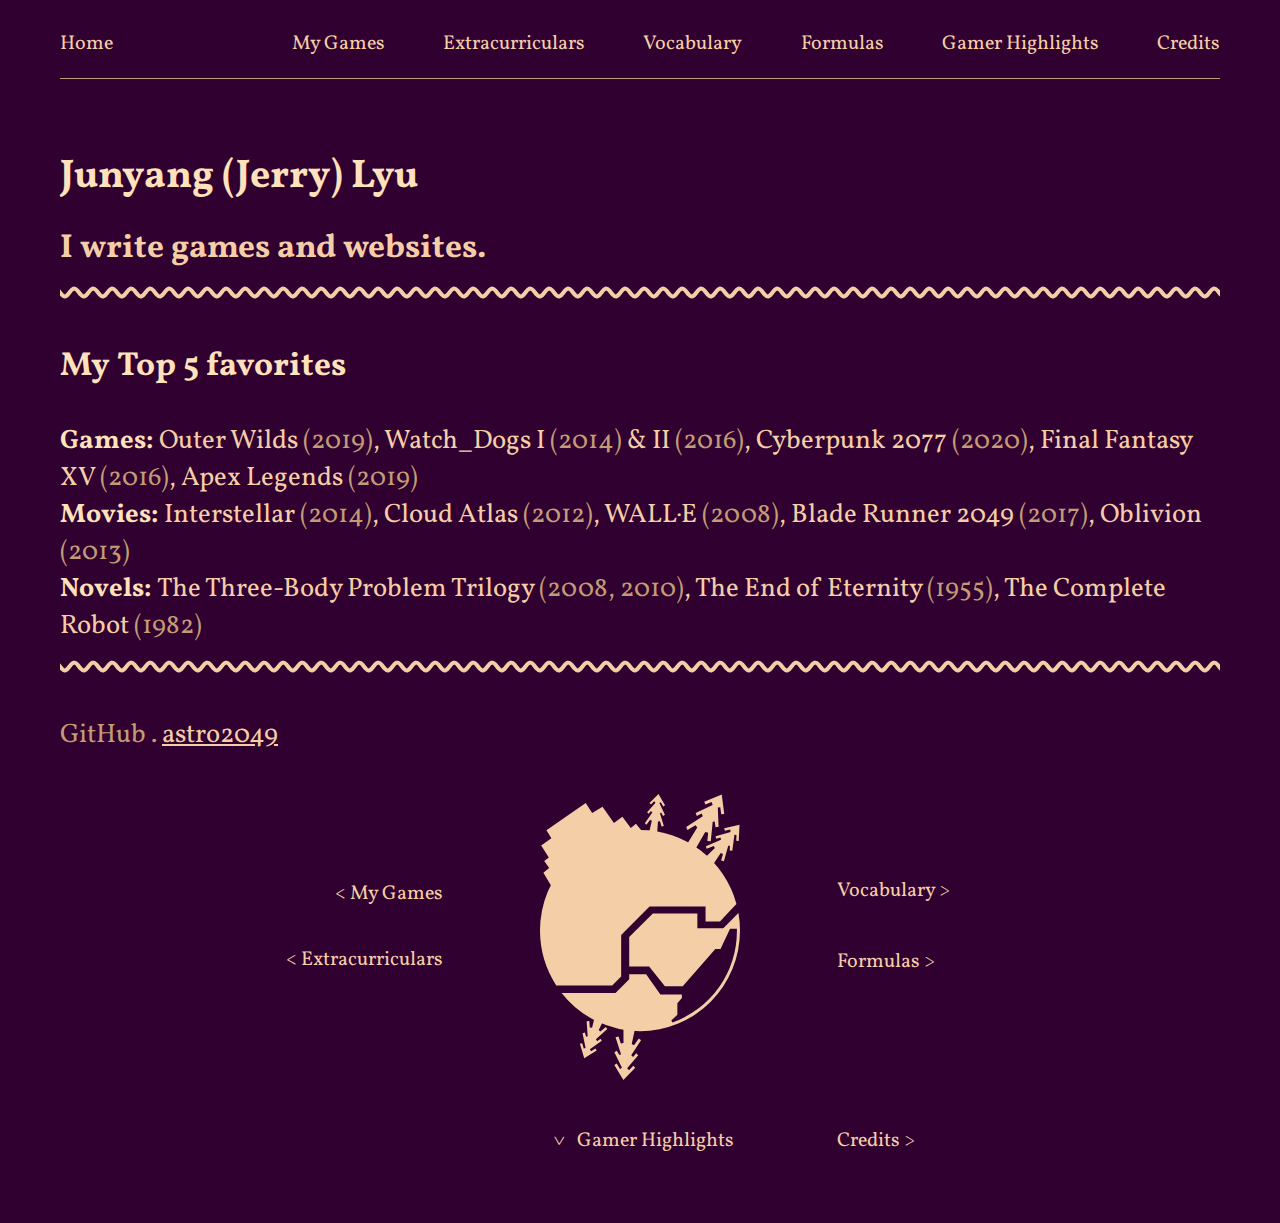
<file: index.html>
<!DOCTYPE html>
<html lang="en">
<head>
    <meta charset="utf-8">
    <title>Junyang Lyu</title>
    <link href="images/favicon.svg" rel="icon"/>
    <link href="style.css" rel="stylesheet" type="text/css"/>
    <script src="nav.js"></script>
</head>
<body>
<div id="the-container">
    <nav></nav>
    <script>
        addNavLinks();
    </script>
    <div class="box">
        <p class="h-1" style="padding-top: 30px">Junyang (Jerry) Lyu</p>
        <p class="h-2" style="color: var(--ow-gold); margin-top: -20px; margin-bottom: 15px;">
            I write games and websites.
        </p>
        <div class="wave"></div>
    </div>
    <div class="box">
        <p class="h-2">My Top 5 favorites</p>
        <div>
            <span class="h-3">Games: </span>
            <span class="t-normal">
                Outer Wilds <span class="t-note">(2019)</span>,
                Watch_Dogs I <span class="t-note">(2014)</span> & II <span class="t-note">(2016)</span>,
                Cyberpunk 2077 <span class="t-note">(2020)</span>,
                Final Fantasy XV <span class="t-note">(2016)</span>,
                Apex Legends <span class="t-note">(2019)</span>
            </span>
        </div>
        <div>
            <span class="h-3">Movies: </span>
            <span class="t-normal">
                Interstellar <span class="t-note">(2014)</span>,
                Cloud Atlas <span class="t-note">(2012)</span>,
                WALL·E <span class="t-note">(2008)</span>,
                Blade Runner 2049 <span class="t-note">(2017)</span>,
                Oblivion <span class="t-note">(2013)</span>
            </span>
        </div>
        <div>
            <span class="h-3">Novels: </span>
            <span class="t-normal">
                The Three-Body Problem Trilogy <span class="t-note">(2008, 2010)</span>,
                The End of Eternity <span class="t-note">(1955)</span>,
                The Complete Robot <span class="t-note">(1982)</span>
            </span>
        </div>
        <p></p>
        <div class="wave"></div>
    </div>
    <div class="box">
        <span class="t-note">GitHub . </span>
        <a class="t-normal" href="https://github.com/astro2049">astro2049</a>
    </div>
    <div class="box" style="display: flex; justify-content: space-between; align-items: center">
        <div style="width: 33%; text-align: right">
            <div class="planets">
                <a class="main-text" href="mygames.html">< My Games</a>
                <span class="aux-text">Hourglass Twins (7 km)</span>
            </div>
            <div style="margin-top: 10px" class="planets">
                <a class="main-text" href="hobbies.html">< Extracurriculars</a>
                <span class="aux-text">Quantum Moon (? km)</span>
            </div>
        </div>
        <div style="width: 33%; text-align: center">
            <img alt="Timber Hearth from Outer Wilds."
                 src="images/timber_hearth.svg" width="200"/>
        </div>
        <div style="width: 33%">
            <div class="planets">
                <a class="main-text" href="vocabulary.html">Vocabulary ></a>
                <span class="aux-text">Orbital Probe Cannon (8 km)</span>
            </div>
            <div style="margin-top: 15px" class="planets">
                <a class="main-text" href="formulas.html">Formulas ></a>
                <span class="aux-text">Giant’s Deep (8 km)</span>
            </div>
        </div>
    </div>
    <div class="box" style="display: flex; justify-content: space-between; align-items: center">
        <div style="width: 33%"></div>
        <div style="width: 33%; text-align: center">
            <div class="planets">
                <a class="main-text" href="Apex.html">
                    <span id="arrow-down" style="font-style: normal; writing-mode: vertical-lr">></span>
                    Gamer Highlights
                </a>
                <span class="aux-text">Attlerock (1288 m)</span>
            </div>
        </div>
        <div style="width: 33%">
            <div class="planets">
                <a class="main-text" href="credits.html">Credits ></a>
                <span class="aux-text">Sun Station (9 km)</span>
            </div>
        </div>
    </div>
</div>
</body>
</html>
</file>
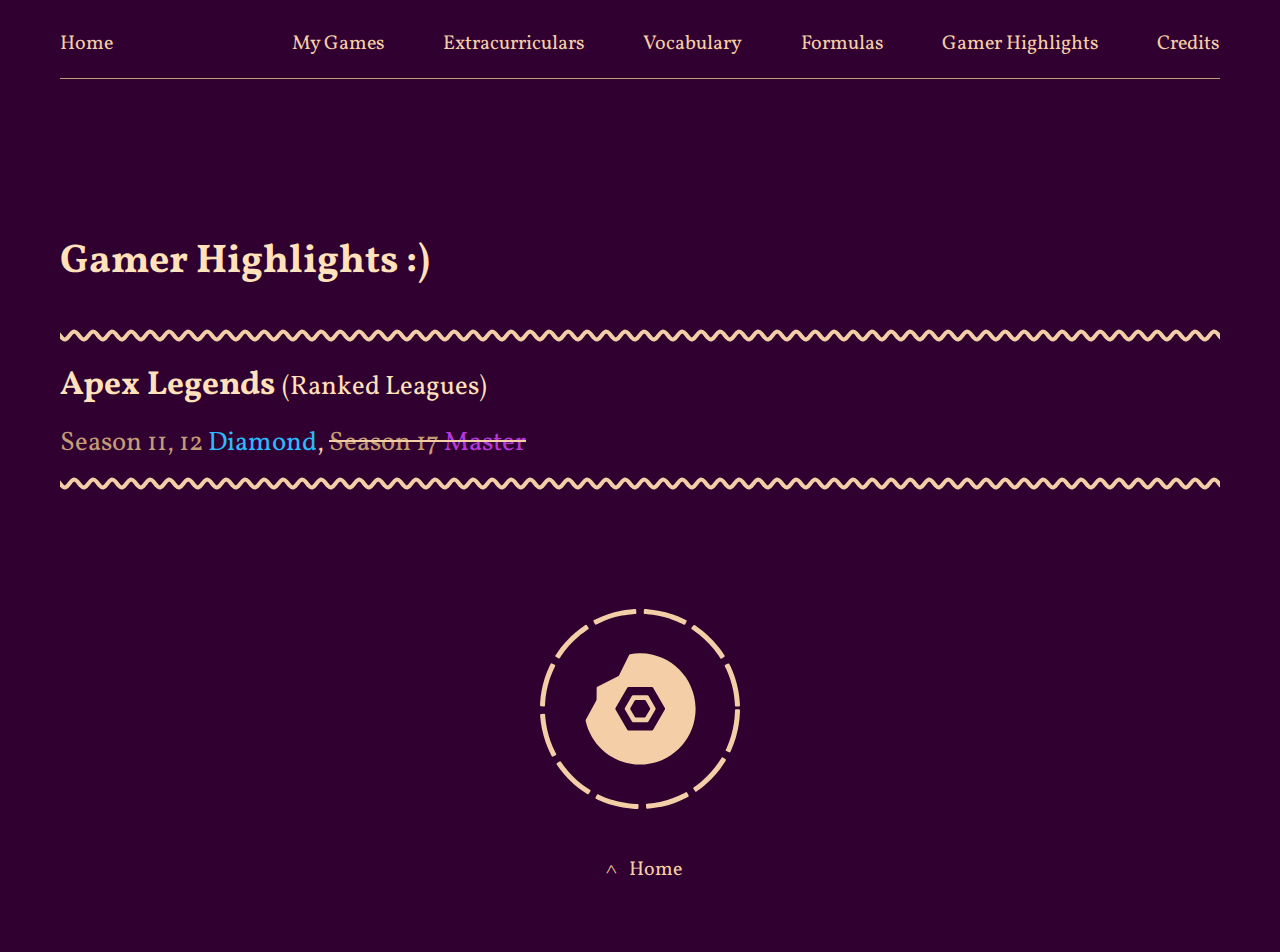
<file: Apex.html>
<!DOCTYPE html>
<html lang="en">
<head>
    <meta charset="utf-8">
    <title>Apex</title>
    <link href="images/favicon.svg" rel="icon"/>
    <link href="style.css" rel="stylesheet" type="text/css"/>
    <script src="nav.js"></script>
</head>
<body>
<div id="the-container">
    <nav></nav>
    <script>
        addNavLinks();
    </script>
    <div style="min-height: 50vh" class="box vertical-center">
        <div>
            <p class="h-1">Gamer Highlights :)</p>
            <div class="wave"></div>
        </div>
        <div>
            <p>
                <span class="h-2">Apex Legends </span>
                <span class="h-3" style="font-weight: normal">(Ranked Leagues)</span>
            </p>
            <span class="t-normal">
                <span class="t-note">Season 11, 12 </span><span style="color: #2cbbfb">Diamond</span>,
                <del><span class="t-note">Season 17 </span><span style="color: #b538db">Master</span></del>
            </span>
            <p></p>
            <div class="wave"></div>
        </div>
    </div>
    <div class="box" style="display: flex; justify-content: space-between; align-items: center">
        <div style="width: 33%"></div>
        <div style="width: 33%; text-align: center">
            <img alt="The Attlerock from Outer Wilds."
                 src="images/attlerock.svg" width="200"/>
        </div>
        <div style="width: 33%"></div>
    </div>
    <div class="box" style="display: flex; justify-content: space-between; align-items: center">
        <div style="width: 33%"></div>
        <div style="width: 33%; text-align: center">
            <div class="planets">
                <a class="main-text" href="index.html">
                    <span id="arrow-down" style="font-style: normal; writing-mode: vertical-rl"><</span>
                    Home
                </a>
                <span class="aux-text">Timber Hearth (887 m)</span>
            </div>
        </div>
        <div style="width: 33%"></div>
    </div>
</div>
</body>
</html>
</file>
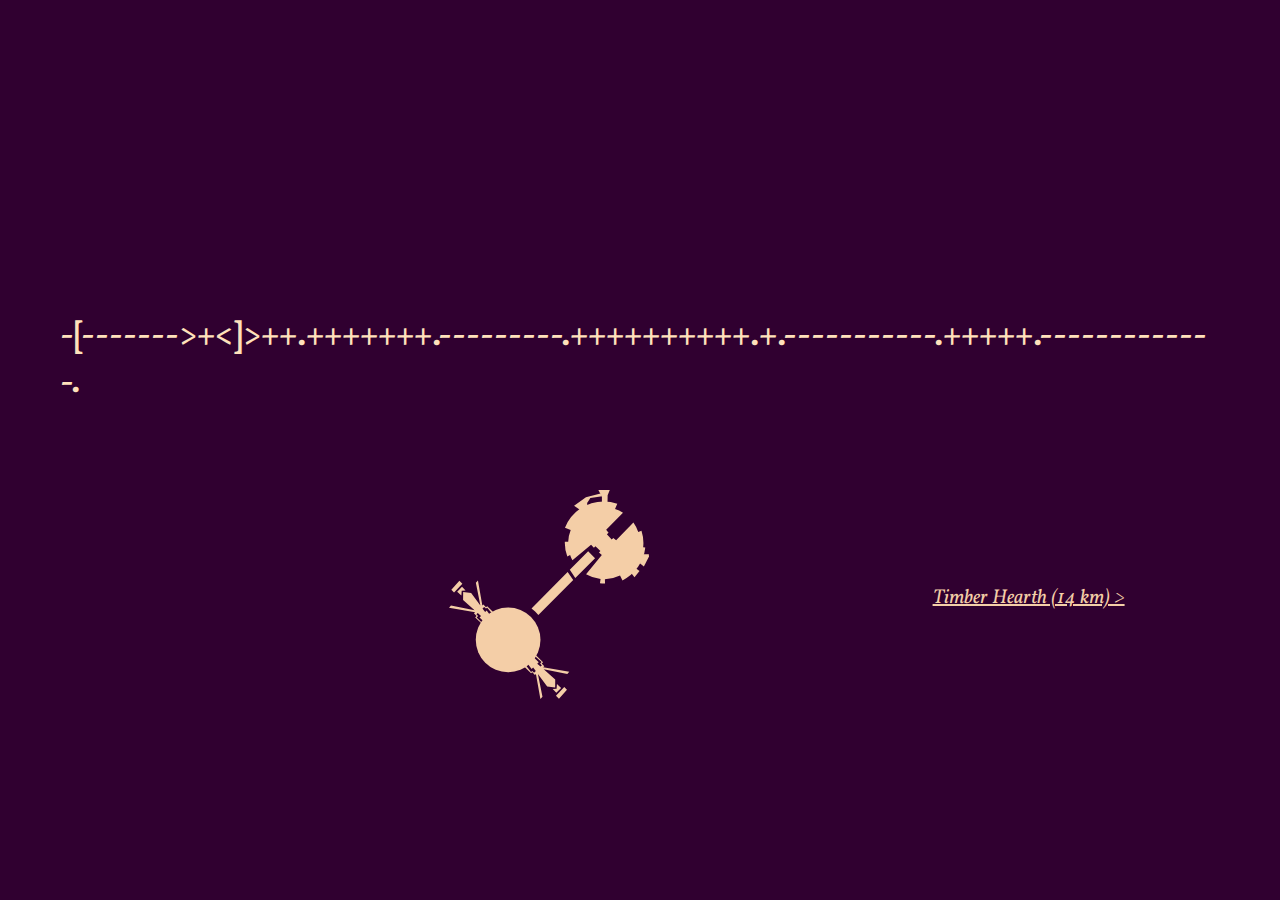
<file: atlas.html>
<!DOCTYPE html>
<html lang="en">
<head>
    <meta charset="utf-8">
    <title>Atlas</title>
    <link href="style.css" rel="stylesheet" type="text/css"/>
</head>
<body>
<div id="the-container">
    <div class="box"
         style="margin-top:0; margin-bottom:0; height:100vh">
        <div style="height: 30%"></div>
        <div style="height: 20%; display: flex; justify-content: center; align-items: center">
            <span class="h-2 heading">-[------->+<]>++.+++++++.---------.++++++++++.+.-----------.+++++.-------------.</span>
        </div>
        <div style="height: 30%">
            <div class="box" style="display: flex; justify-content: space-between; align-items: center">
                <div style="width: 33%"></div>
                <div style="width: 33%">
                    <img alt="Hourglass Twins from Outer Wilds. Originally made by u/rio_slayer_of_horny - Reddit."
                         src="hourglass_twins.svg" width="200"/>
                </div>
                <div style="width: 33%; text-align: center">
                    <a class="t-normal" href="index.html" id="hourglass-twins"
                       style="font-size: 15pt; font-style: italic">
                        Timber Hearth (14 km) ></a>
                </div>
            </div>
        </div>
    </div>
</div>
</body>
</html>
</file>
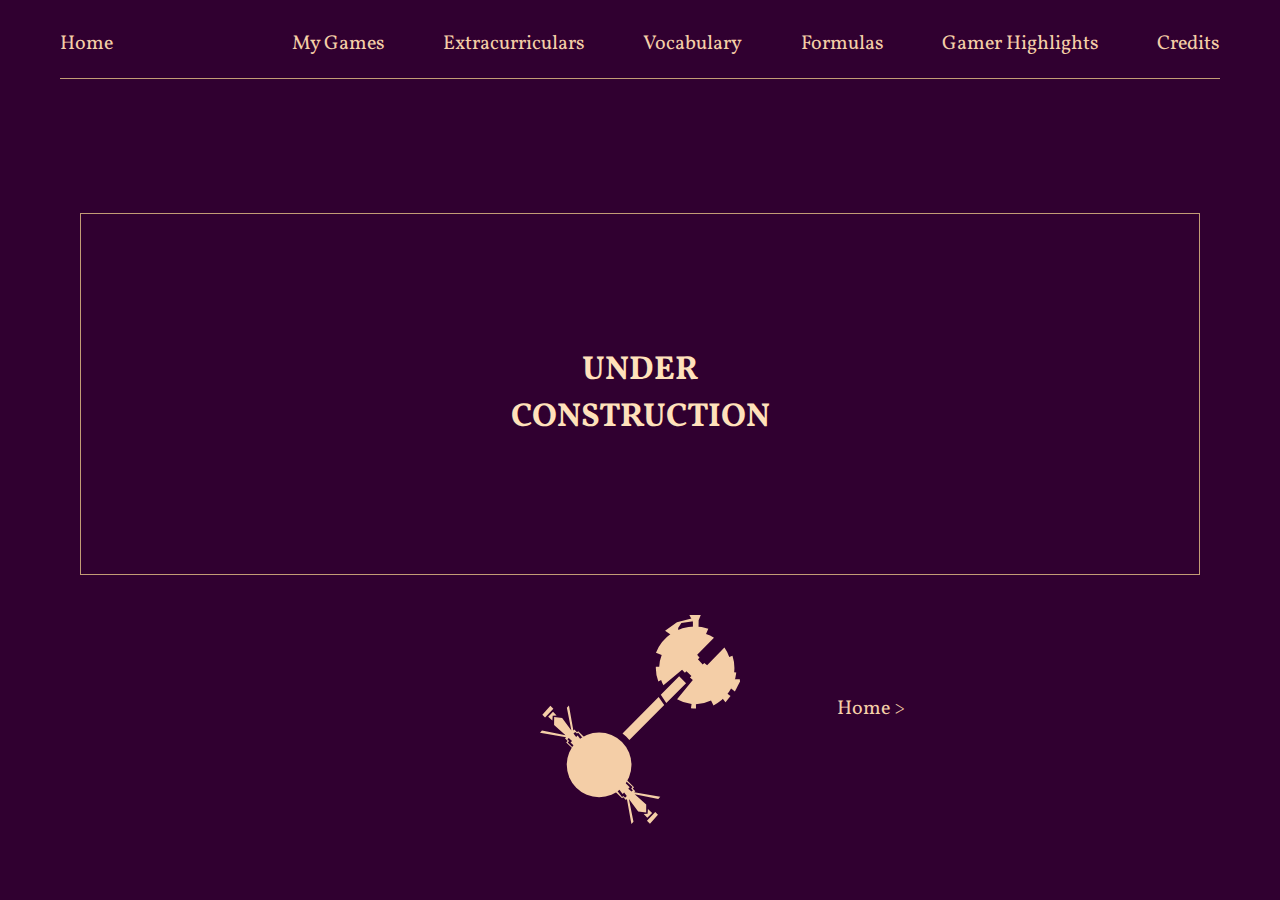
<file: construction.html>
<!DOCTYPE html>
<html lang="en">
<head>
    <meta charset="utf-8">
    <title>&lt;!-- Construction --&gt;</title>
    <link href="images/favicon.svg" rel="icon"/>
    <link href="style.css" rel="stylesheet" type="text/css"/>
    <script src="nav.js"></script>
</head>
<body>
<div id="the-container">
    <nav></nav>
    <script>
        addNavLinks();
    </script>
    <div style="height: 11.5vh"></div>
    <div style="height: 40vh; margin: auto 20px; border: 1px solid var(--ow-gold-dark); display: flex; flex-direction: column; justify-content: center; align-items: center">
        <span class="h-2">
            UNDER
        </span>
        <span class="h-2">
            CONSTRUCTION
        </span>
    </div>
    <div class="box" style="display: flex; justify-content: space-between; align-items: center">
        <div style="width: 33%"></div>
        <div style="width: 33%; text-align: center">
            <img alt="Hourglass Twins from Outer Wilds."
                 src="images/hourglass_twins.svg" width="200"/>
        </div>
        <div style="width: 33%">
            <div class="planets">
                <a class="main-text" href="index.html">Home ></a>
                <span class="aux-text">Timber Hearth (14 km)</span>
            </div>
        </div>
    </div>
</div>
</body>
</html>
</file>
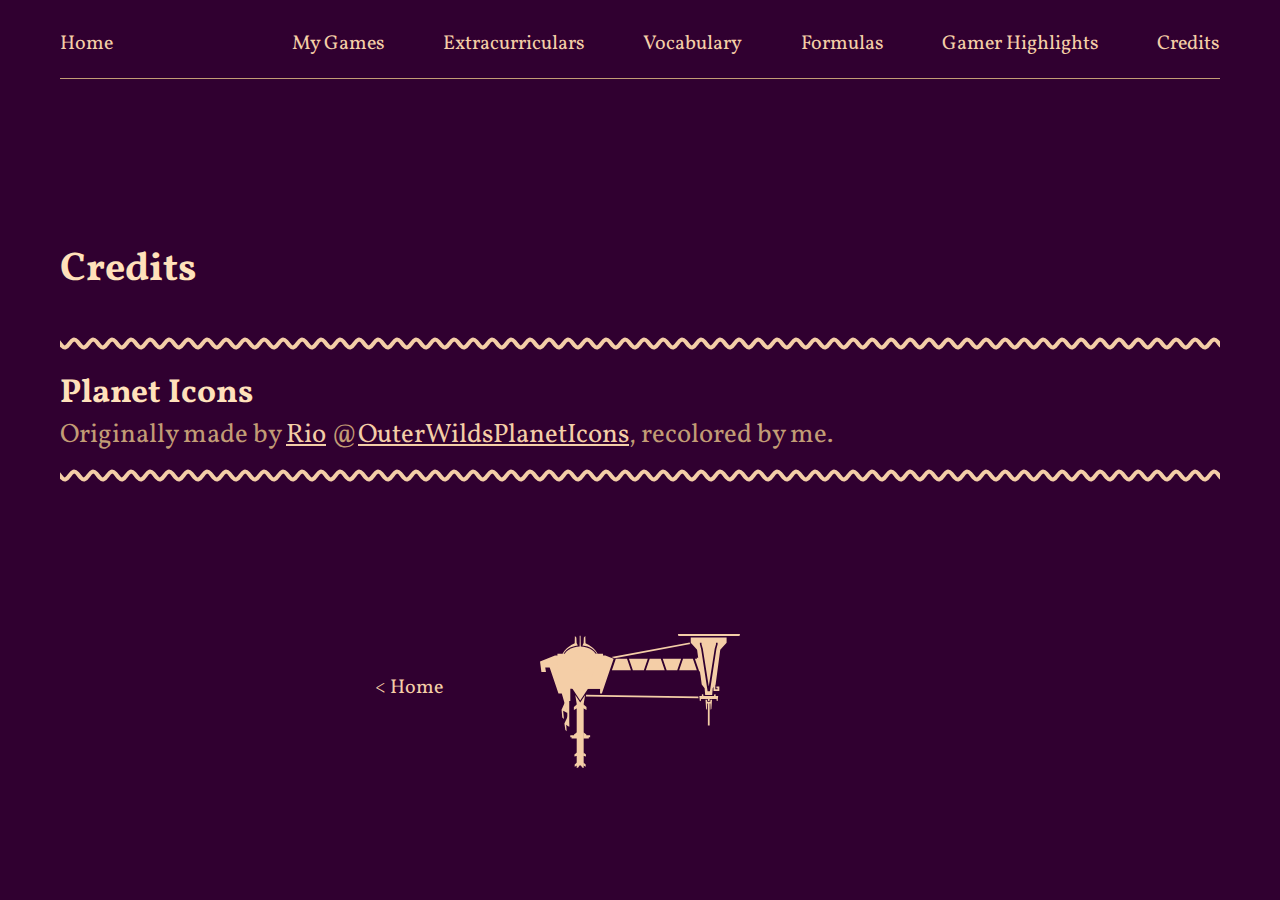
<file: credits.html>
<!DOCTYPE html>
<html lang="en">
<head>
    <meta charset="utf-8">
    <title>Credits</title>
    <link href="images/favicon.svg" rel="icon"/>
    <link href="style.css" rel="stylesheet" type="text/css"/>
    <script src="nav.js"></script>
</head>
<body>
<div id="the-container">
    <nav></nav>
    <script>
        addNavLinks();
    </script>
    <div style="min-height: 50vh" class="box vertical-center">
        <div>
            <p class="h-1">Credits</p>
            <div class="wave"></div>
        </div>
        <div>
            <p>
                <span class="h-2">Planet Icons</span>
                <br>
                <span class="t-note">
                    Originally made by
                    <a class="t-normal" href="https://github.com/RiosDeterioratingMentalHealth">Rio</a>
                    @<a class="t-normal" href="https://github.com/RiosDeterioratingMentalHealth/OuterWildsPlanetIcons">OuterWildsPlanetIcons</a>,
                    recolored by me.
                    <br>
                </span>
            </p>
            <div class="wave"></div>
        </div>
    </div>
    <div class="box" style="display: flex; justify-content: space-between; align-items: center">
        <div style="width: 33%">
            <div class="planets" style="text-align: right">
                <a class="main-text" href="index.html">< Home</a>
                <span class="aux-text">Timber Hearth (7 km)</span>
            </div>
        </div>
        <div style="width: 33%; padding: 25px 0 20px; text-align: center">
            <img alt="Sun Station from Outer Wilds."
                 src="images/sun_station.svg" width="200"/>
        </div>
        <div style="width: 33%"></div>
    </div>
</div>
</body>
</html>
</file>
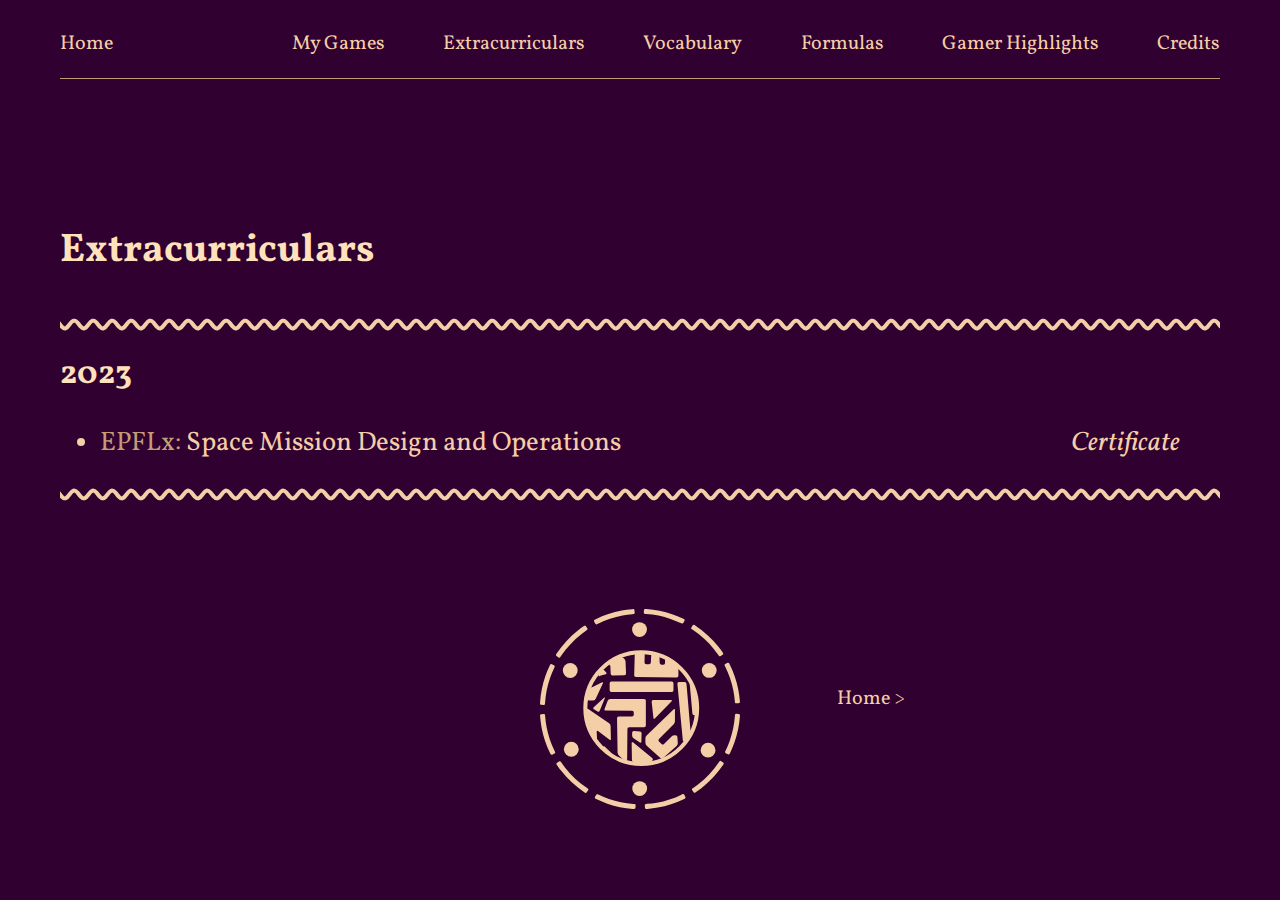
<file: hobbies.html>
<!DOCTYPE html>
<html lang="en">
<head>
    <meta charset="utf-8">
    <title>Extracurriculars</title>
    <link href="images/favicon.svg" rel="icon"/>
    <link href="style.css" rel="stylesheet" type="text/css"/>
    <script src="nav.js"></script>
    <style>

    </style>
</head>
<body>
<div id="the-container">
    <nav></nav>
    <script>
        addNavLinks();
    </script>
    <div style="min-height: 50vh" class="box vertical-center">
        <div>
            <p class="h-1">Extracurriculars</p>
            <div class="wave"></div>
        </div>
        <div>
            <p>
                <span class="h-2">2023</span>
            </p>
            <ul class="t-normal">
                <li>
                    <div style="padding-right: 40px; display: flex; justify-content: space-between">
                        <span>
                            <span class="t-note">EPFLx: </span>
                            Space Mission Design and Operations
                        </span>
                        <a href="https://courses.edx.org/certificates/df34dba7f2044fb2be3c7d5dd70585e8"
                           class="ow-link">Certificate</a>
                    </div>
                </li>
            </ul>
            <p></p>
            <div class="wave"></div>
        </div>
    </div>
    <div class="box" style="display: flex; justify-content: space-between; align-items: center">
        <div style="width: 33%"></div>
        <div style="width: 33%; text-align: center">
            <img alt="Quantum Moon from Outer Wilds."
                 src="images/quantum_moon.svg" width="200"/>
        </div>
        <div style="width: 33%">
            <div class="planets">
                <a class="main-text" href="index.html">Home ></a>
                <span class="aux-text">Timber Hearth (? km)</span>
            </div>
        </div>
    </div>
</div>
</body>
</html>
</file>
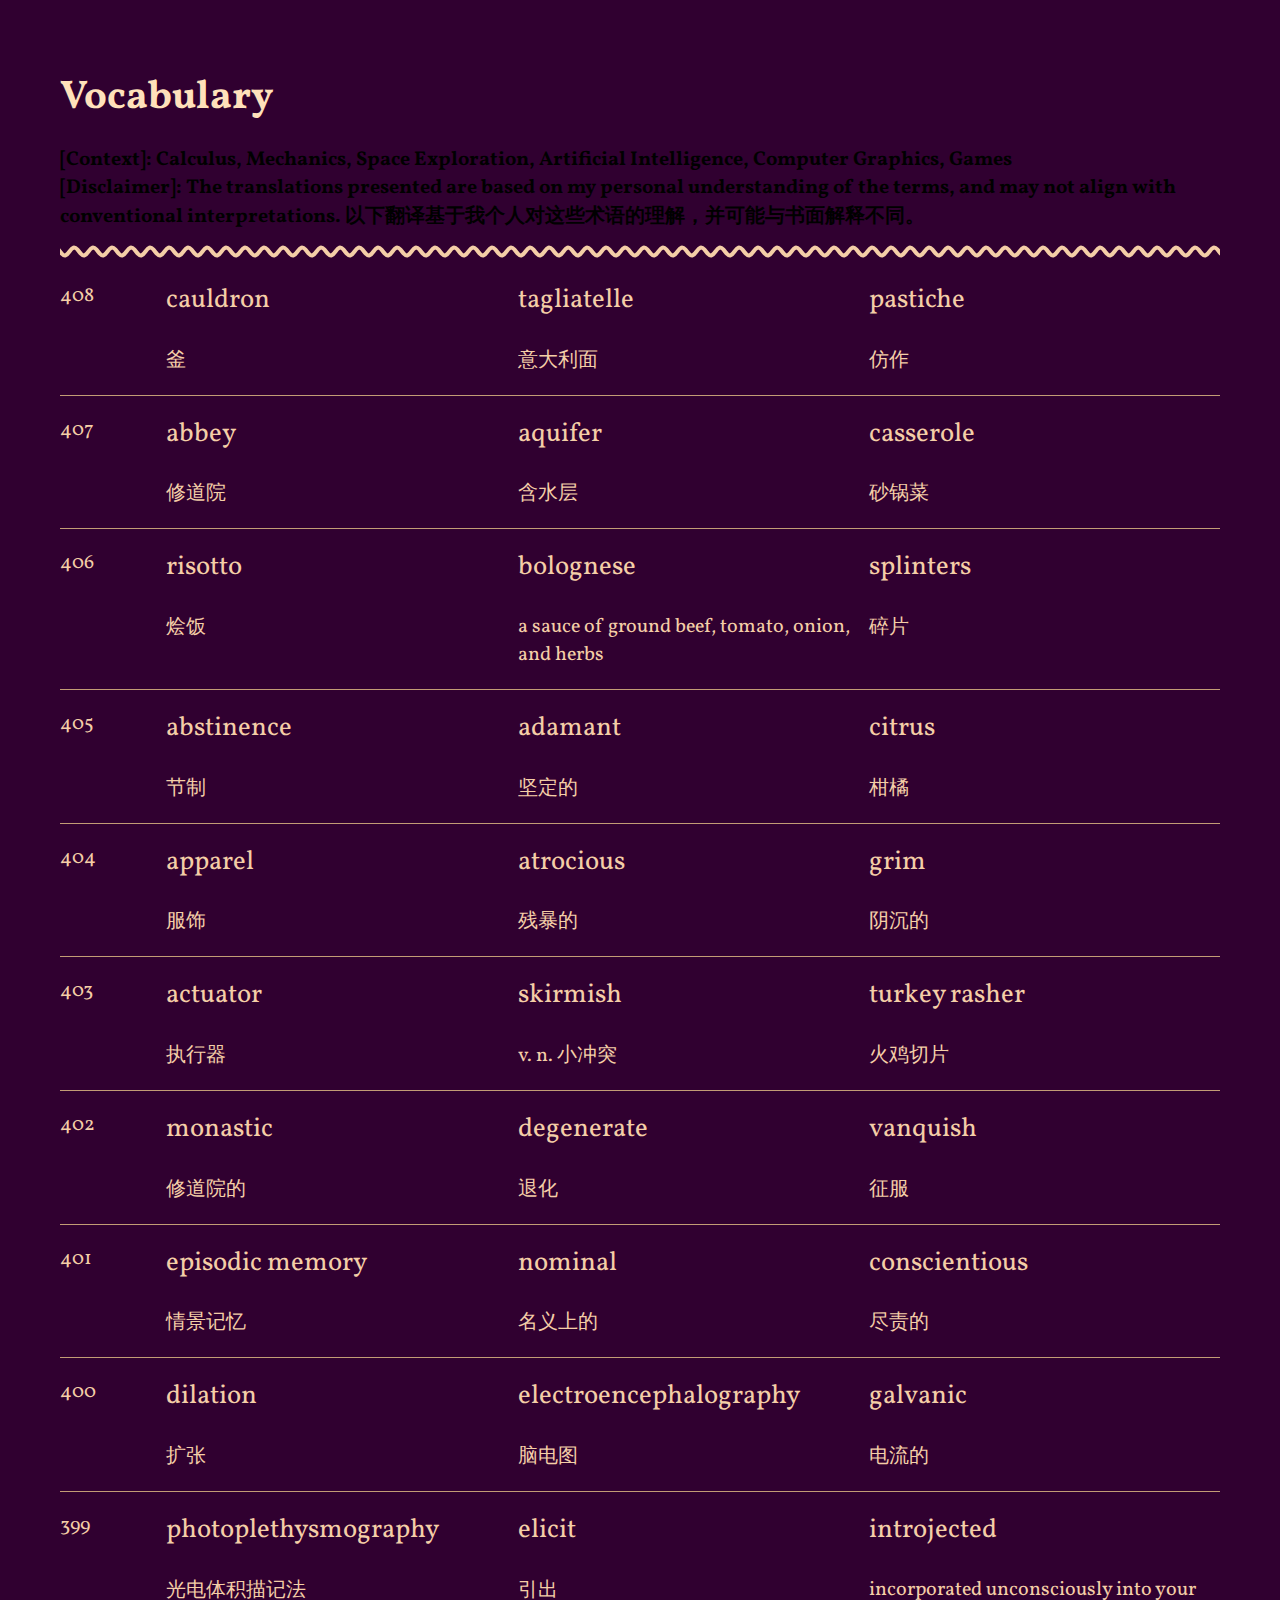
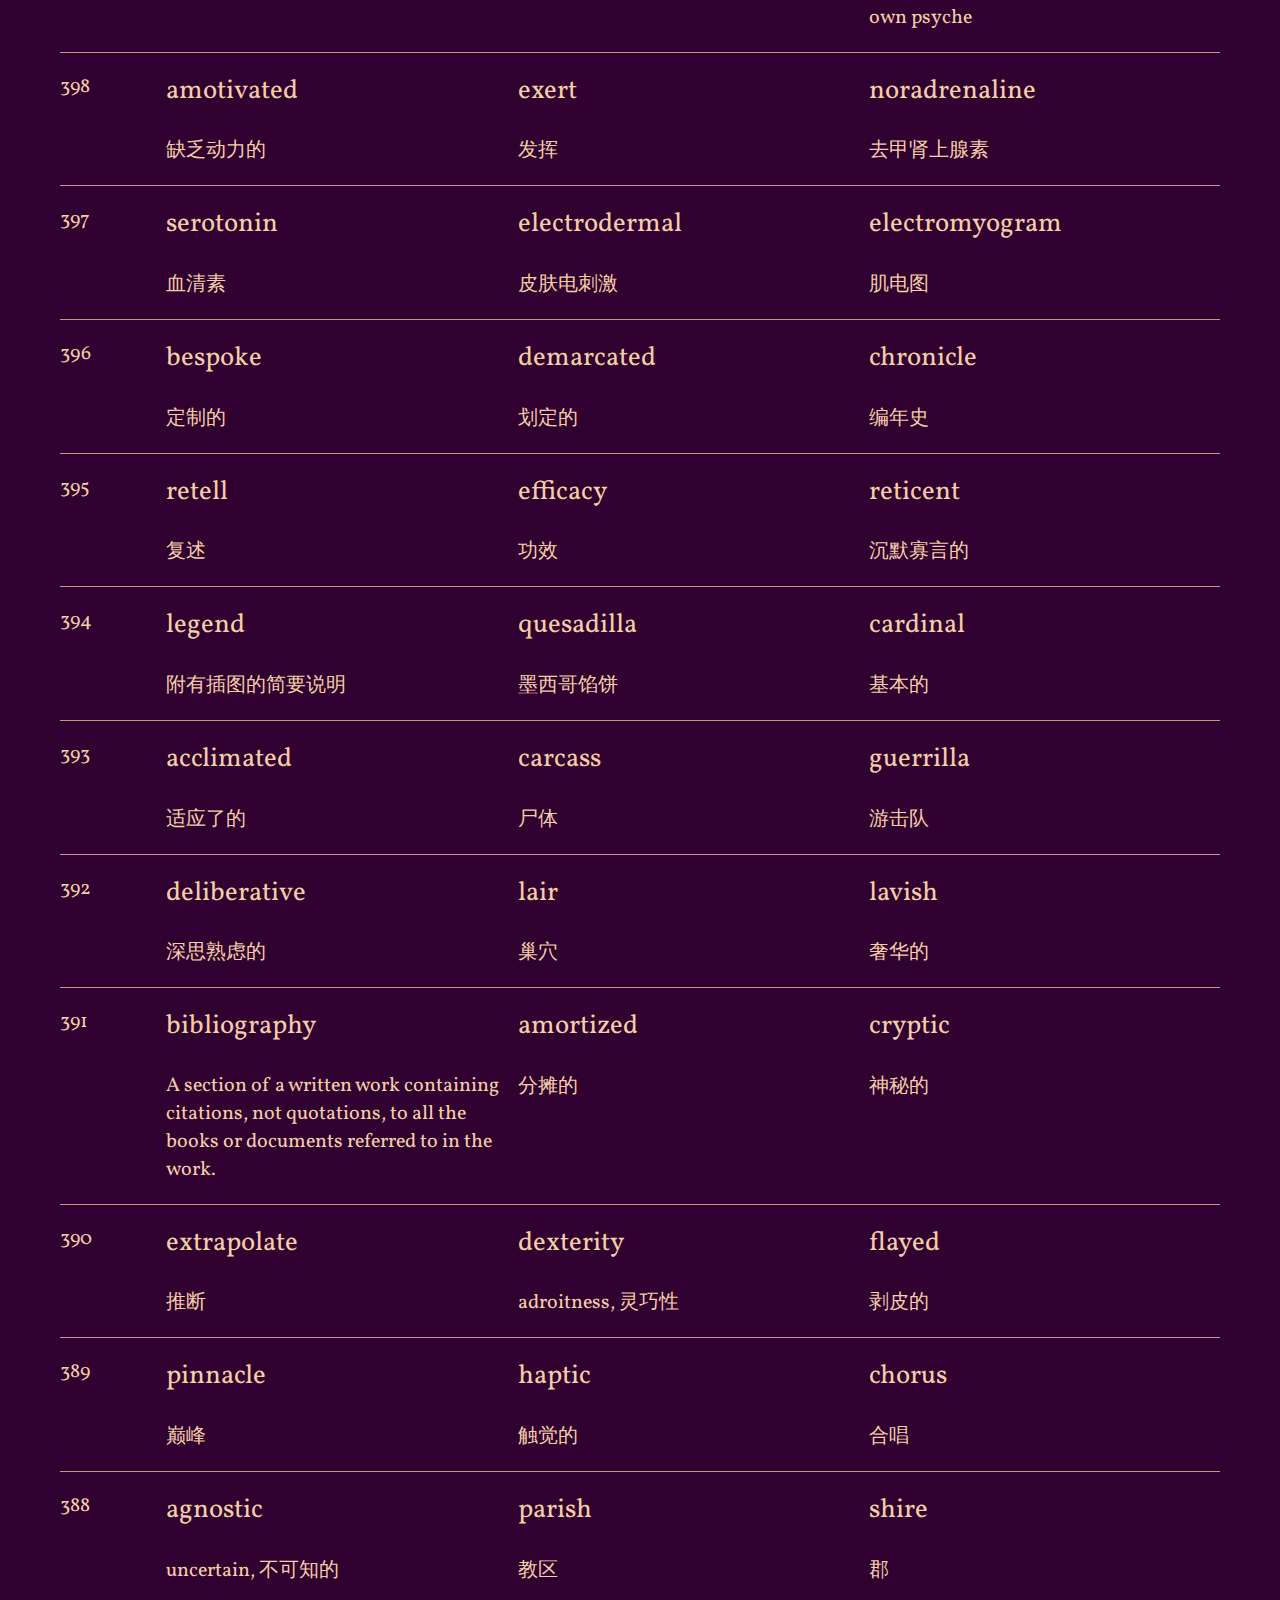
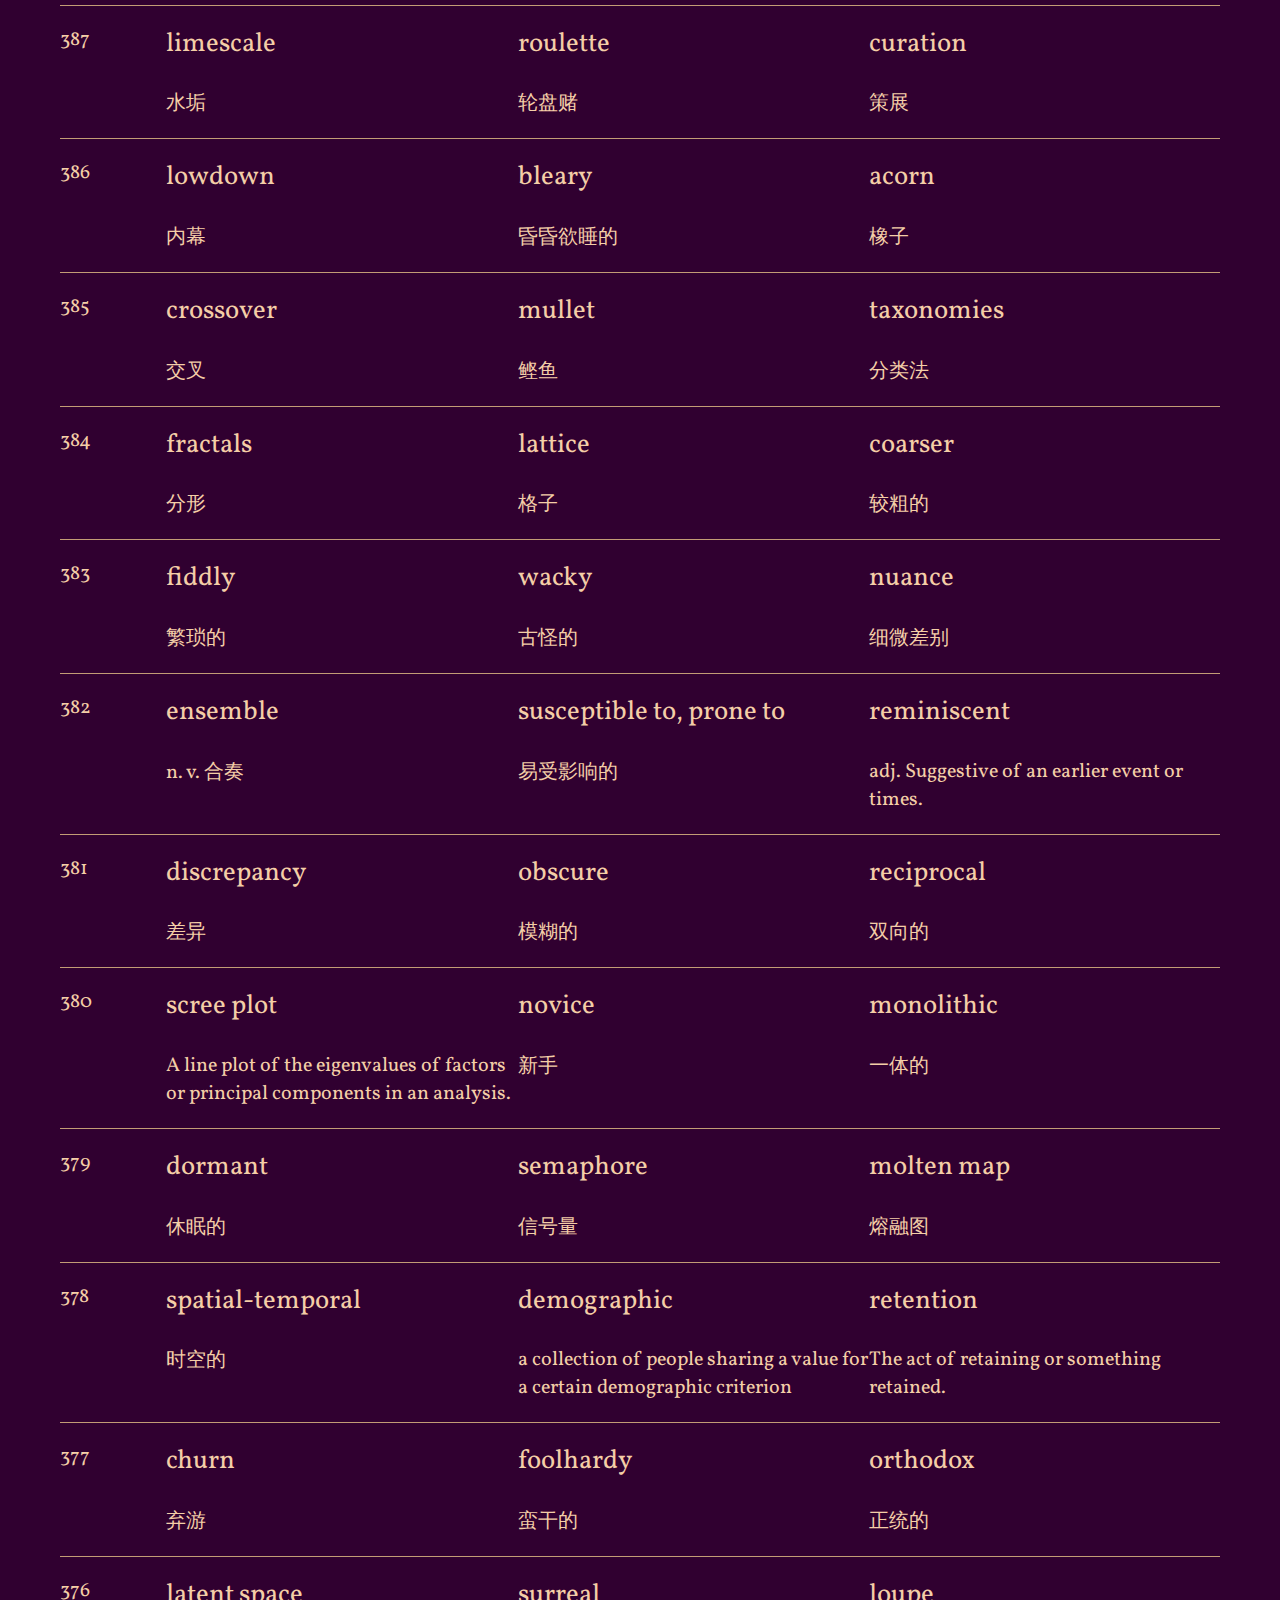
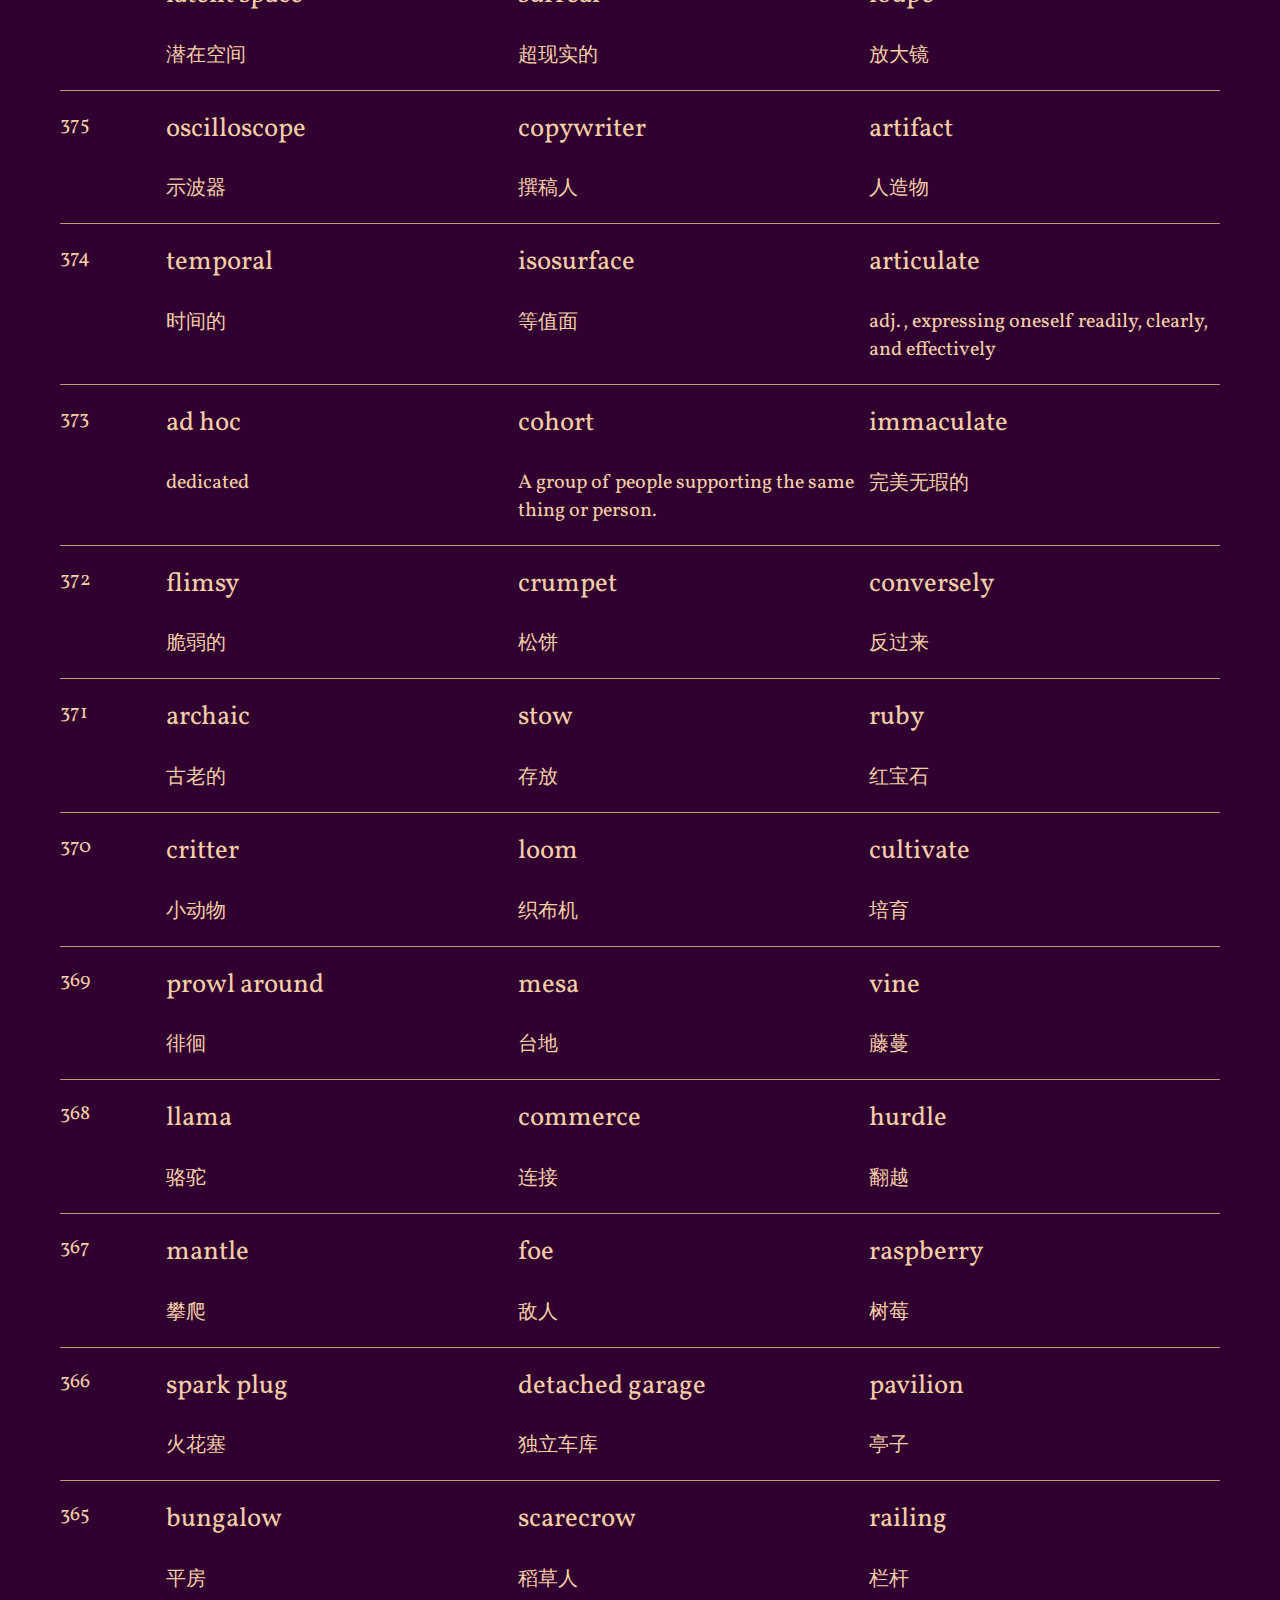
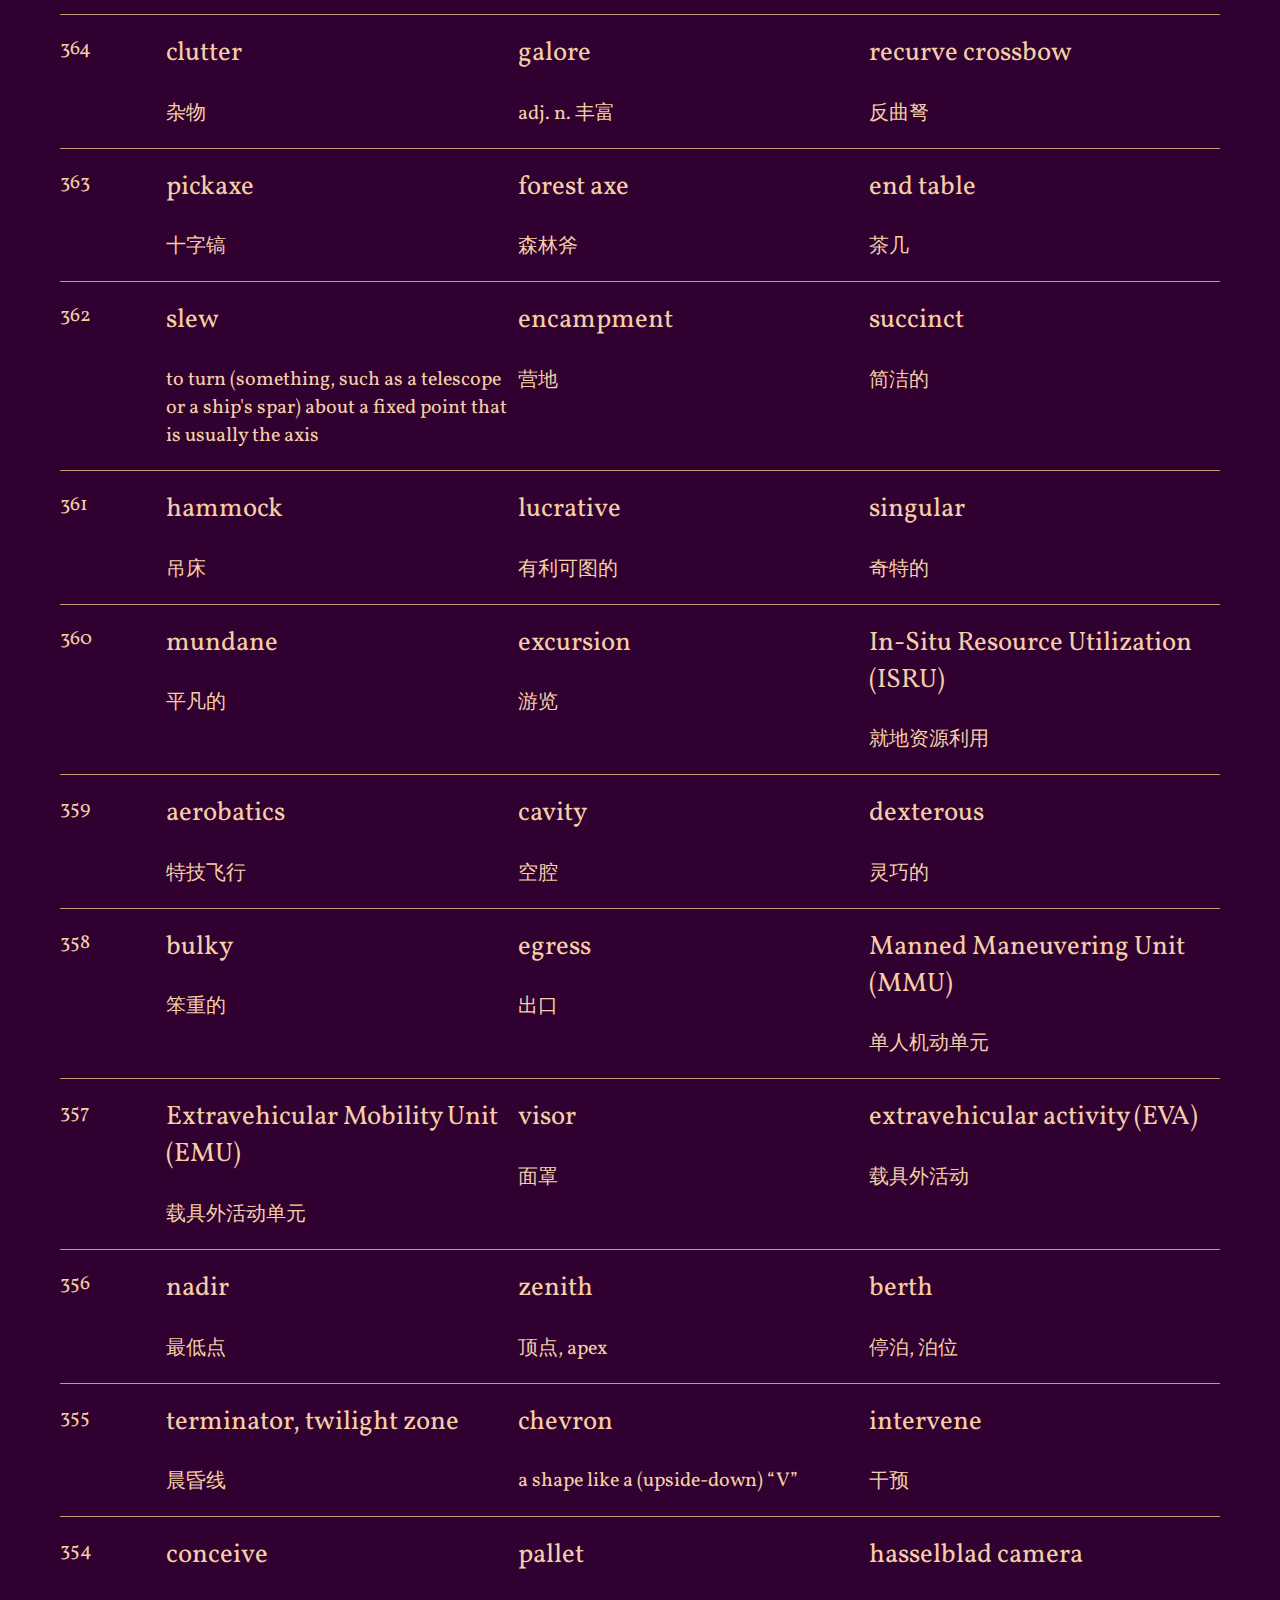
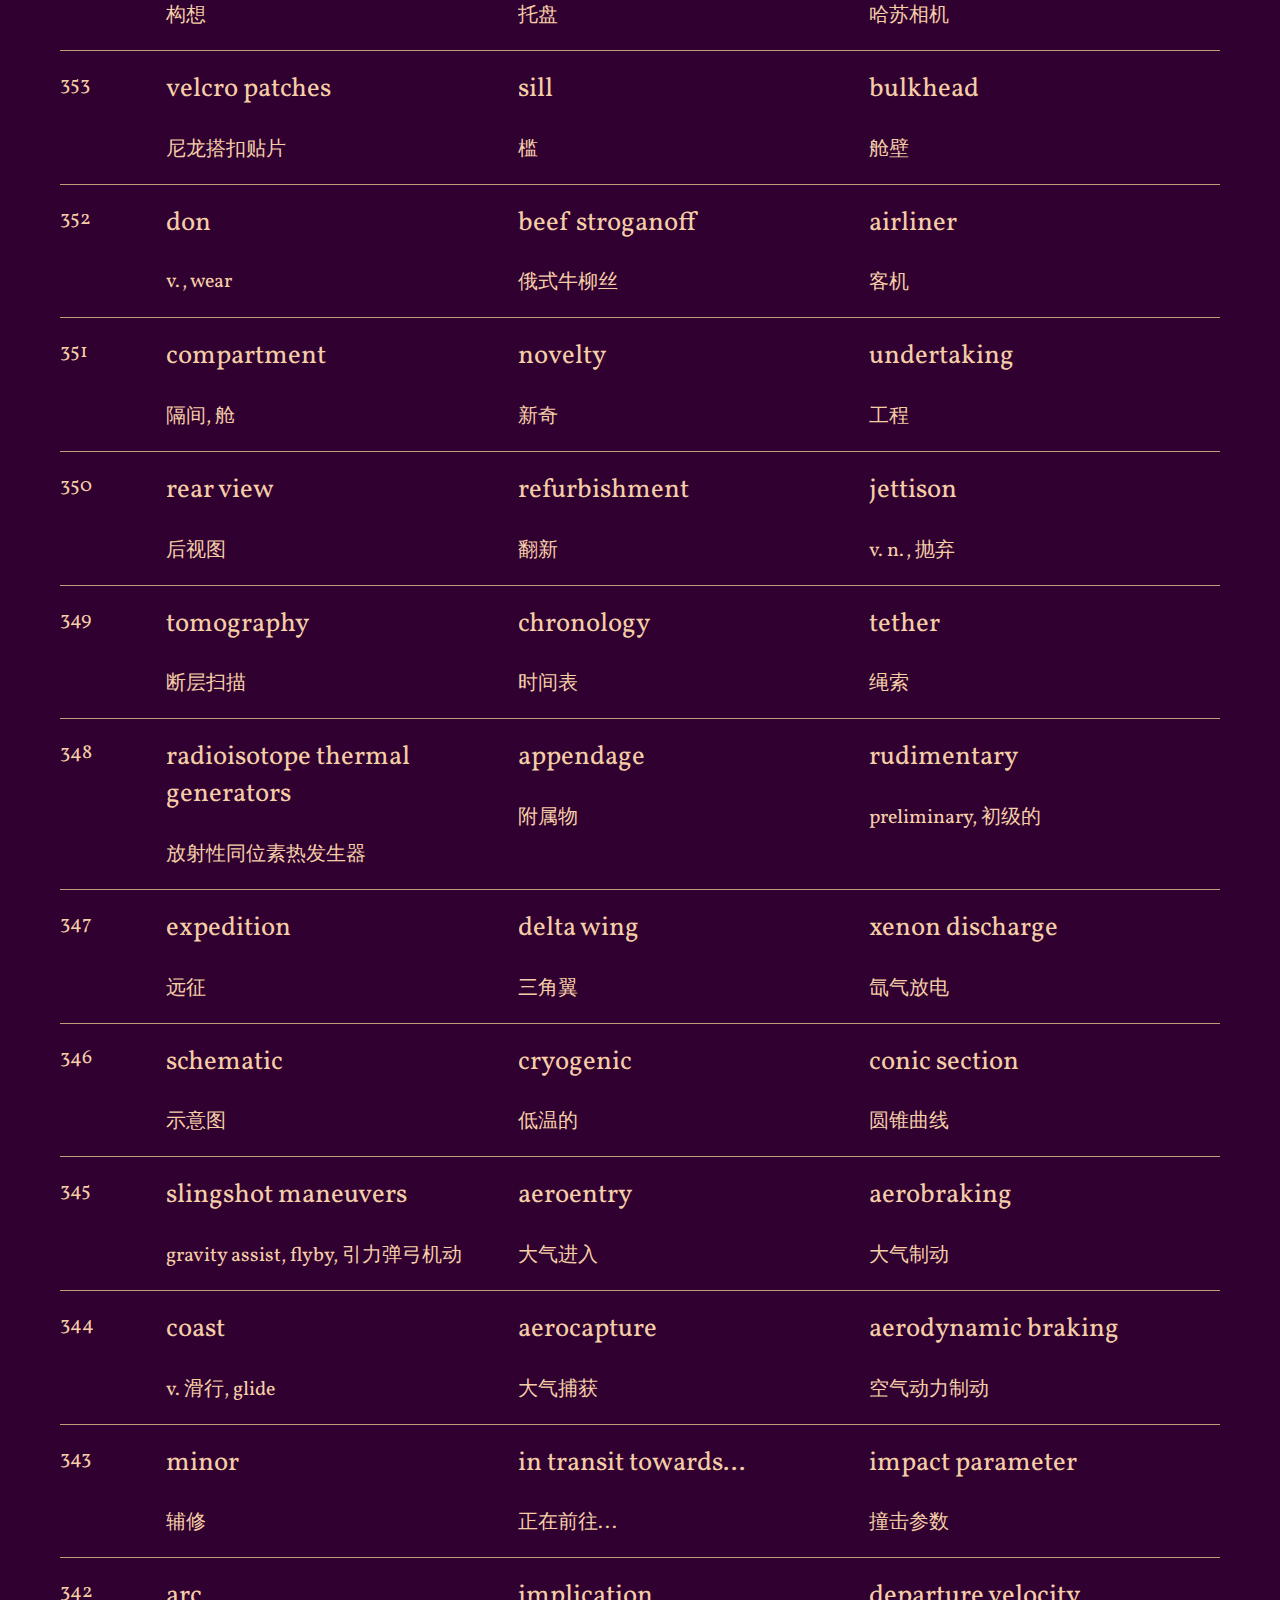
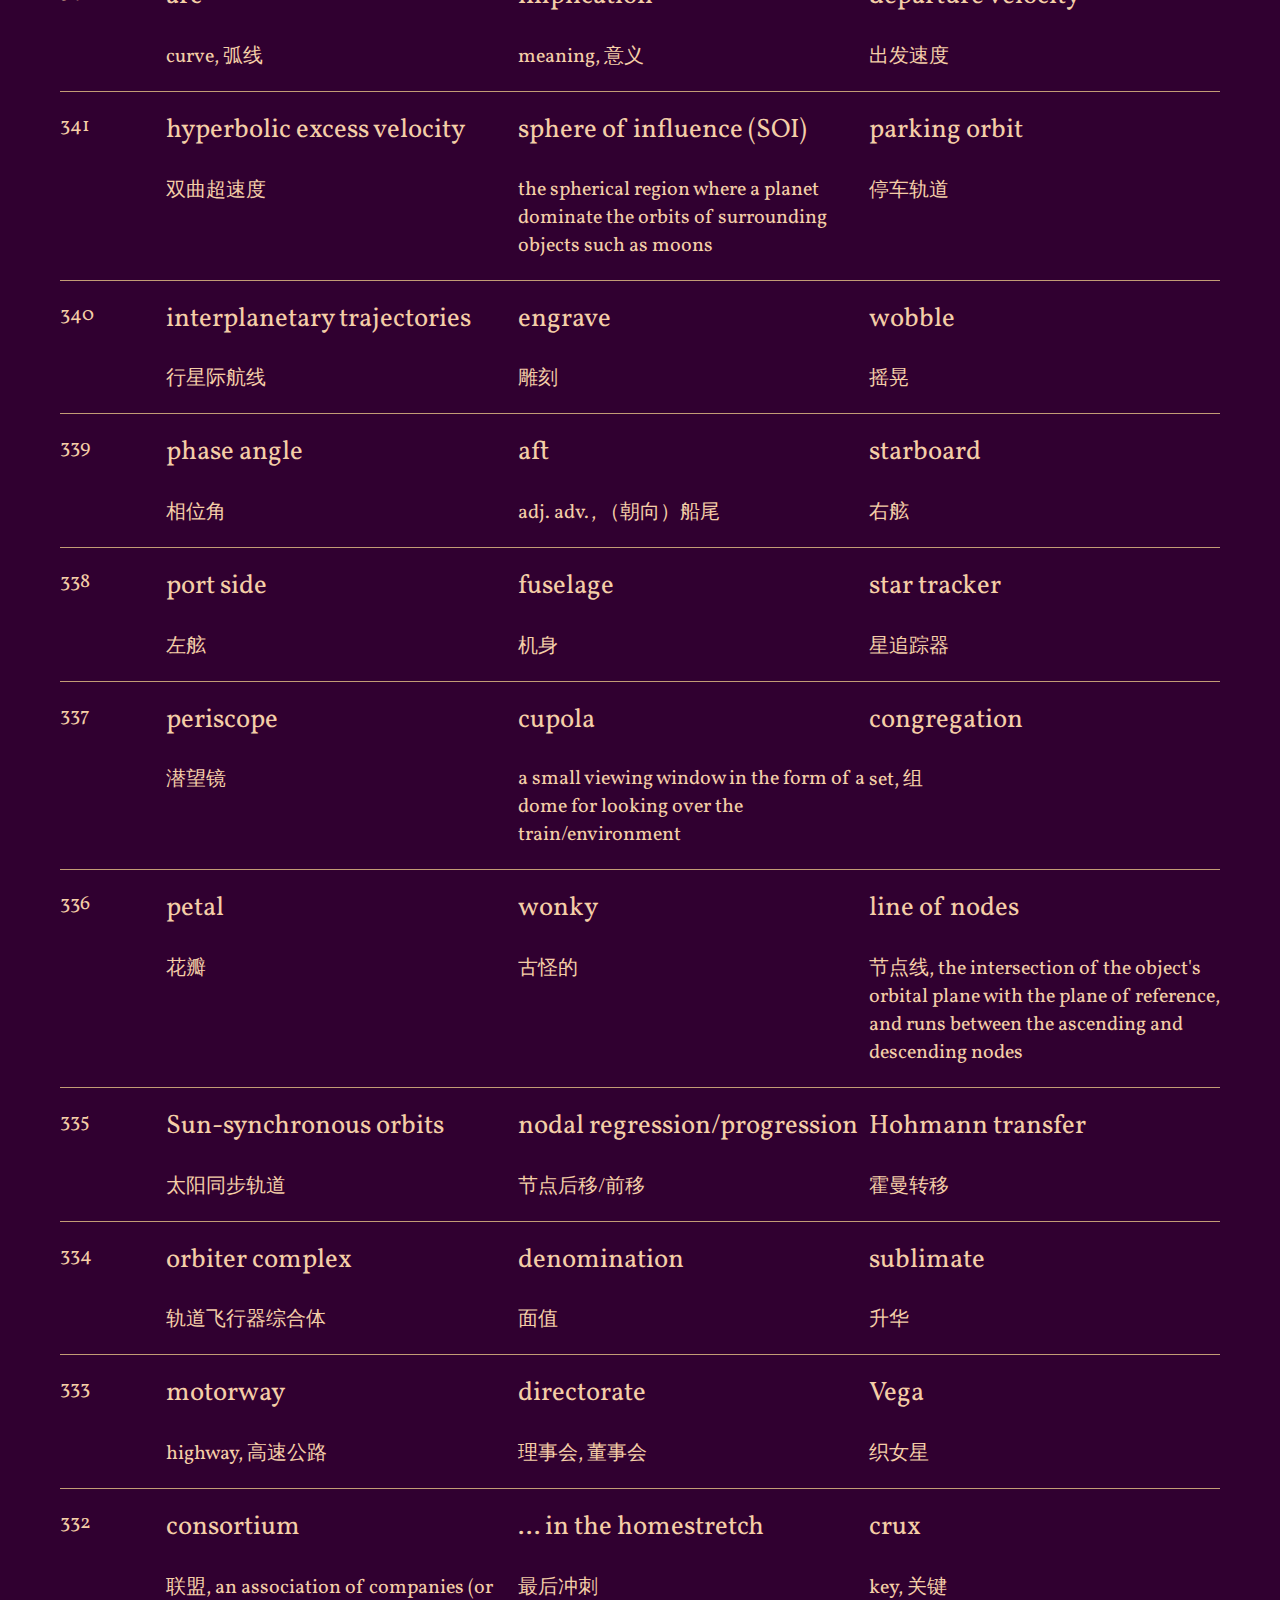
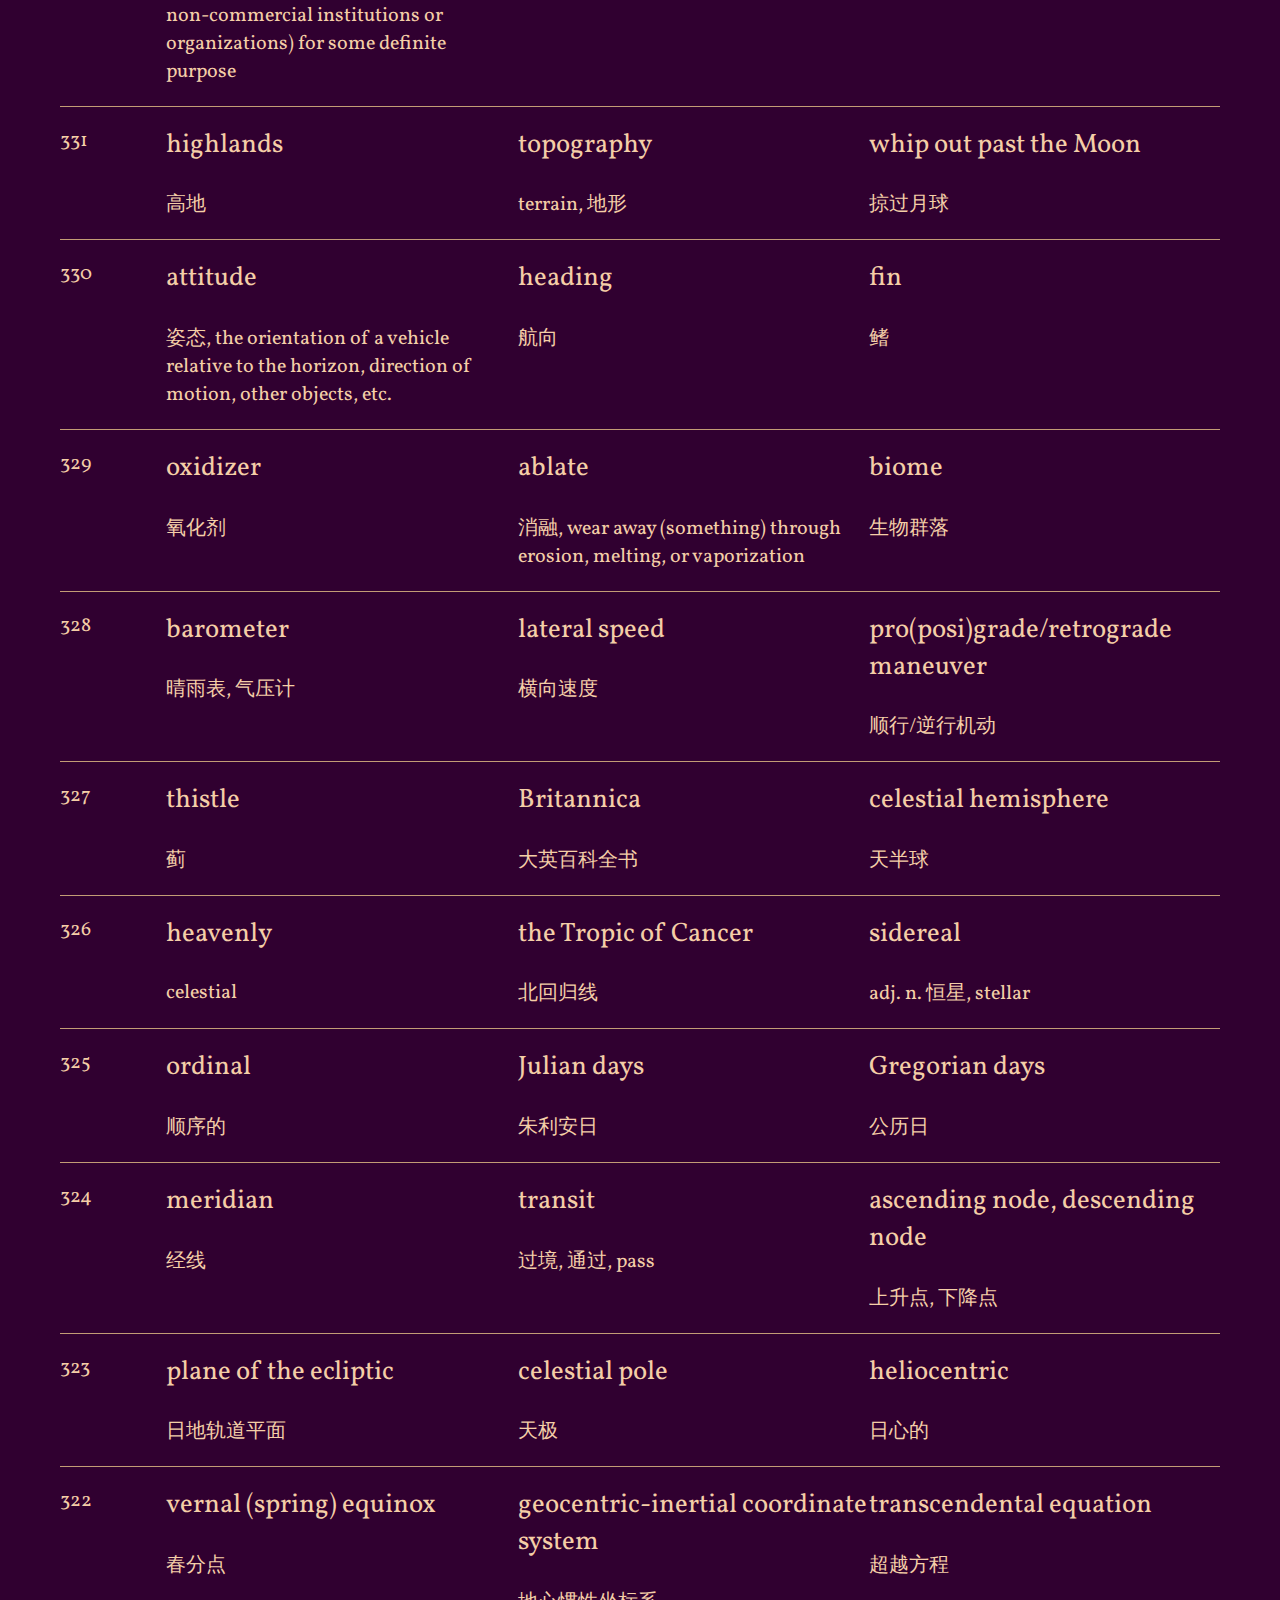
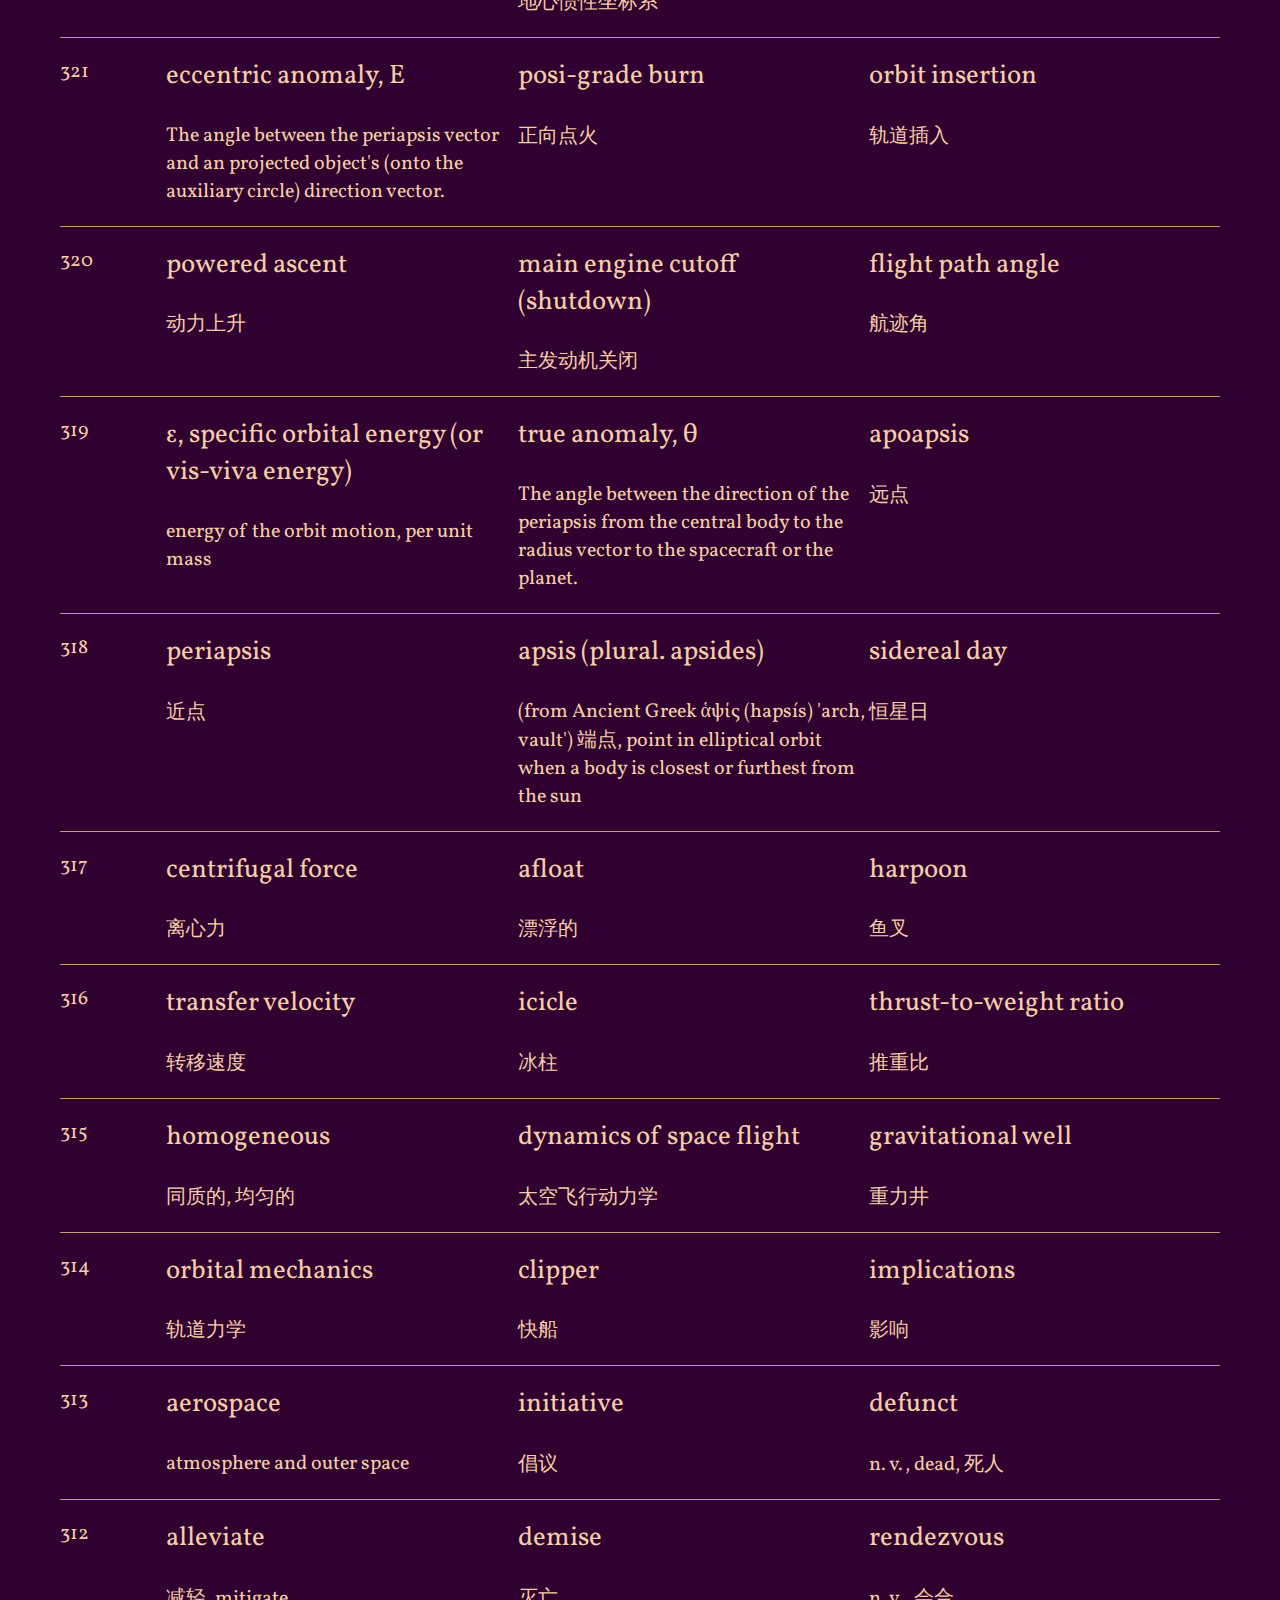
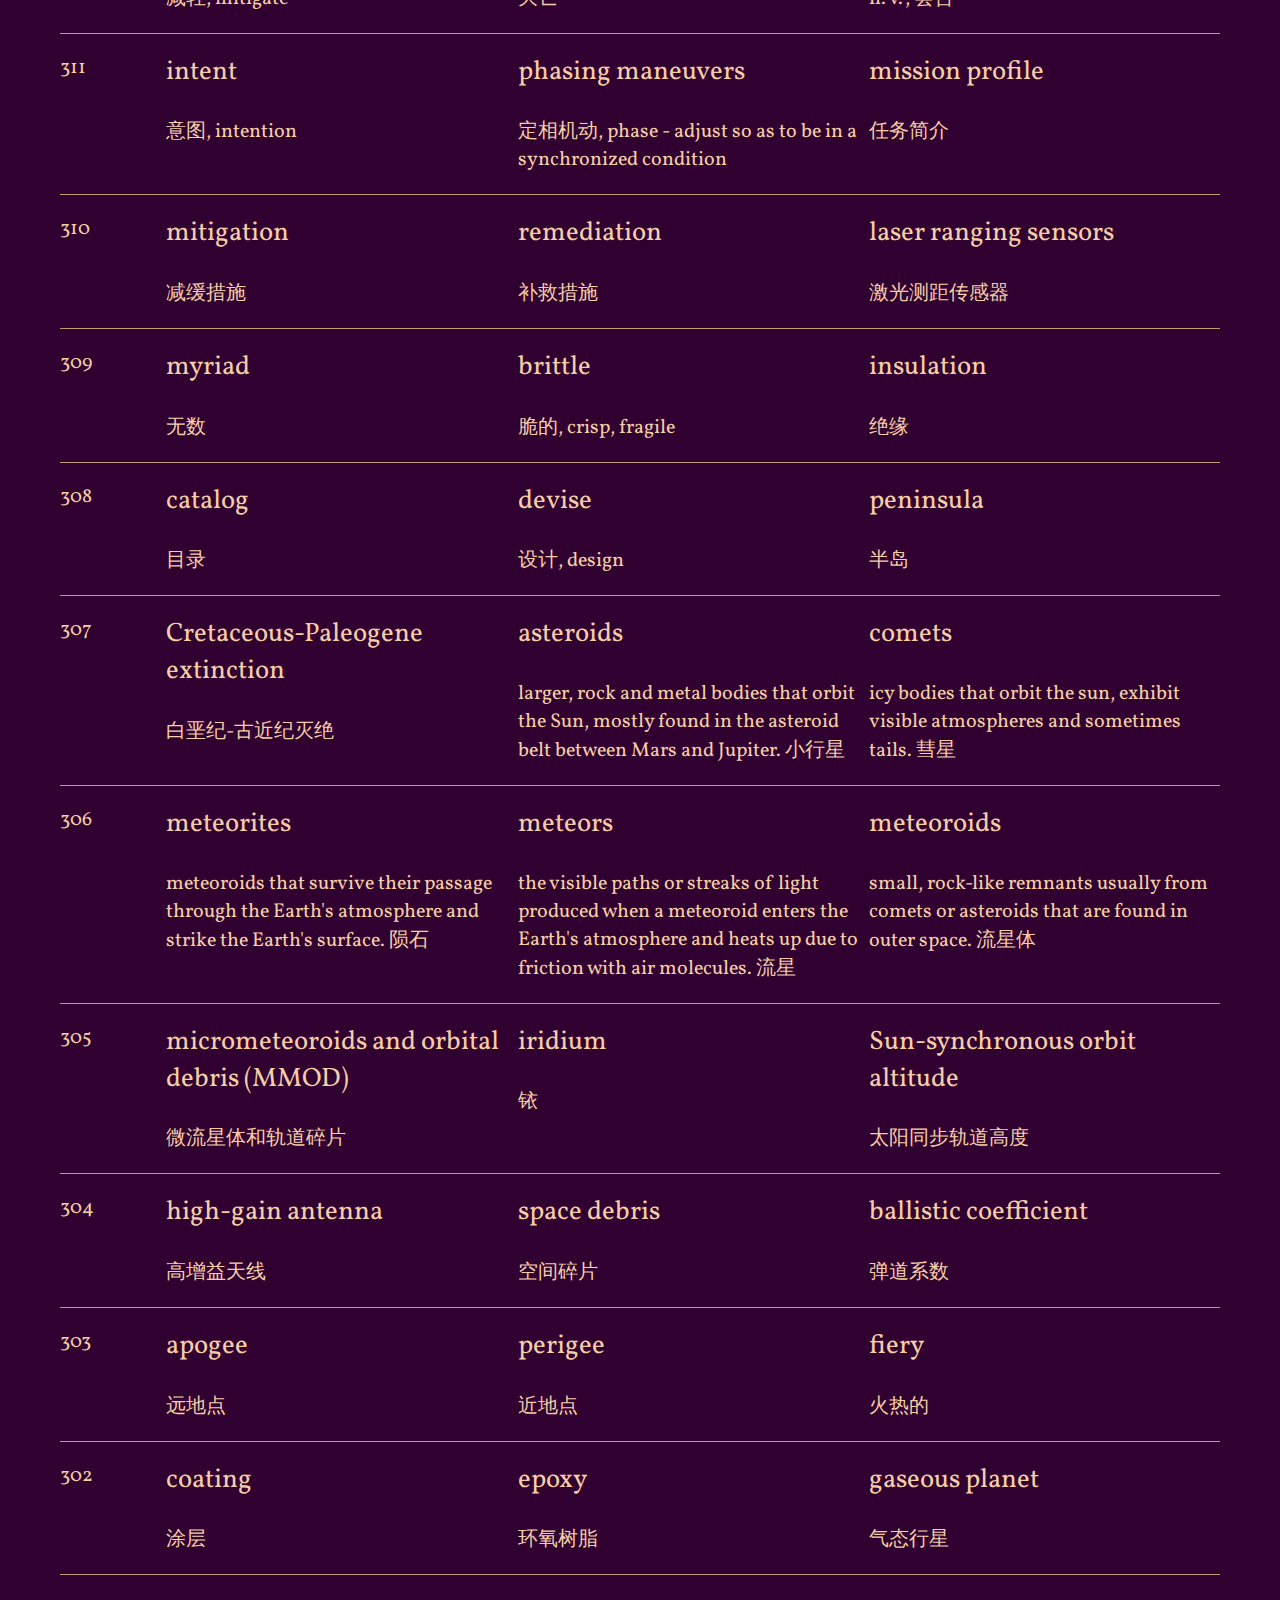
<file: HVN ON EARTH.html>
<!DOCTYPE html>
<html lang="en">
<head>
    <meta charset="utf-8">
    <title>Vocabulary</title>
    <script src="vocabulary.js"></script>
    <link href="images/favicon.svg" rel="icon"/>
    <link href="style.css" rel="stylesheet" type="text/css"/>
    <style>
        .row {
            display: flex;
            justify-content: space-between;
            color: #f4cea7;
            border-bottom: 1px solid #c29c75;
        }
        .row .number {
            width: 10%;
            font-size: 15pt;
        }
        .card {
            width: 33%;
            margin-top: -5pt;
        }
        .card .phrase {
            font-size: 20pt;
        }
        .card .translation {
            font-size: 15pt;
        }
    </style>
</head>
<body>
<div id="the-container">
    <div class="box" style="margin-top: 70px; margin-bottom: 0">
        <p class="h-1">Vocabulary</p>
        <p class="ow-gold" style="font-size: 15pt; font-weight: bold; margin-top: -20px; margin-bottom: 15px;">
            [Context]: Calculus, Mechanics, Space Exploration, Artificial Intelligence, Computer Graphics,
            Games<br>
            [Disclaimer]: The translations presented are based on my personal understanding of the terms, and may not
            align with conventional interpretations. 以下翻译基于我个人对这些术语的理解，并可能与书面解释不同。
        </p>
        <div class="wave"></div>
    </div>
    <div class="box" id="words" style="margin-top: 0">
    </div>
    <div style="padding-top: 20px; padding-bottom: 40px">
        <div class="box" style="display: flex; justify-content: space-between; align-items: center">
            <div style="width: 33%; text-align: center">
                <a class="planets" href="index.html">
                    < Timber Hearth (22 km)
                </a>
            </div>
            <div style="width: 33%; text-align: center">
                <img alt="Orbital Probe Cannon from Outer Wilds. Originally made by u/rio_slayer_of_horny - Reddit."
                     src="images/orbital_probe_canon.svg" width="200"/>
            </div>
            <div style="width: 33%"></div>
        </div>
    </div>
</div>

<script>
    const box = document.getElementById("words");

    function generateCard(sWord, sTranslation) {
        const card = document.createElement("div");
        card.className = "card";
        const phrase = document.createElement("p");
        phrase.className = "phrase";
        phrase.textContent = sWord;
        card.appendChild(phrase);
        const translation = document.createElement("p");
        translation.className = "translation";
        translation.textContent = sTranslation;
        card.appendChild(translation);
        return card;
    }

    function generateTable(cols) {
        const rows = Math.ceil(words.length / cols)
        for (let i = rows - 1; i >= 0; i--) {
            const row = document.createElement("div");
            row.className = "row";
            const num = document.createElement("p");
            num.className = "number";
            num.textContent = i.toString();
            row.appendChild(num);
            const start = words.length - 1 - (rows - 1 - i) * cols;
            const end = start - cols + 1;
            if (i !== 0) {
                for (let j = start; j >= end; j--) {
                    const card = generateCard(words[j][0], words[j][1]);
                    row.appendChild(card);
                }
            } else {
                for (let j = start; j >= end; j--) {
                    if (j < 0) {
                        const card = generateCard("", "");
                        row.appendChild(card);
                        continue;
                    }
                    const card = generateCard(words[j][0], words[j][1]);
                    row.appendChild(card);
                }
            }
            box.appendChild(row);
        }
    }

    generateTable(3);
</script>
</body>
</html>
</file>
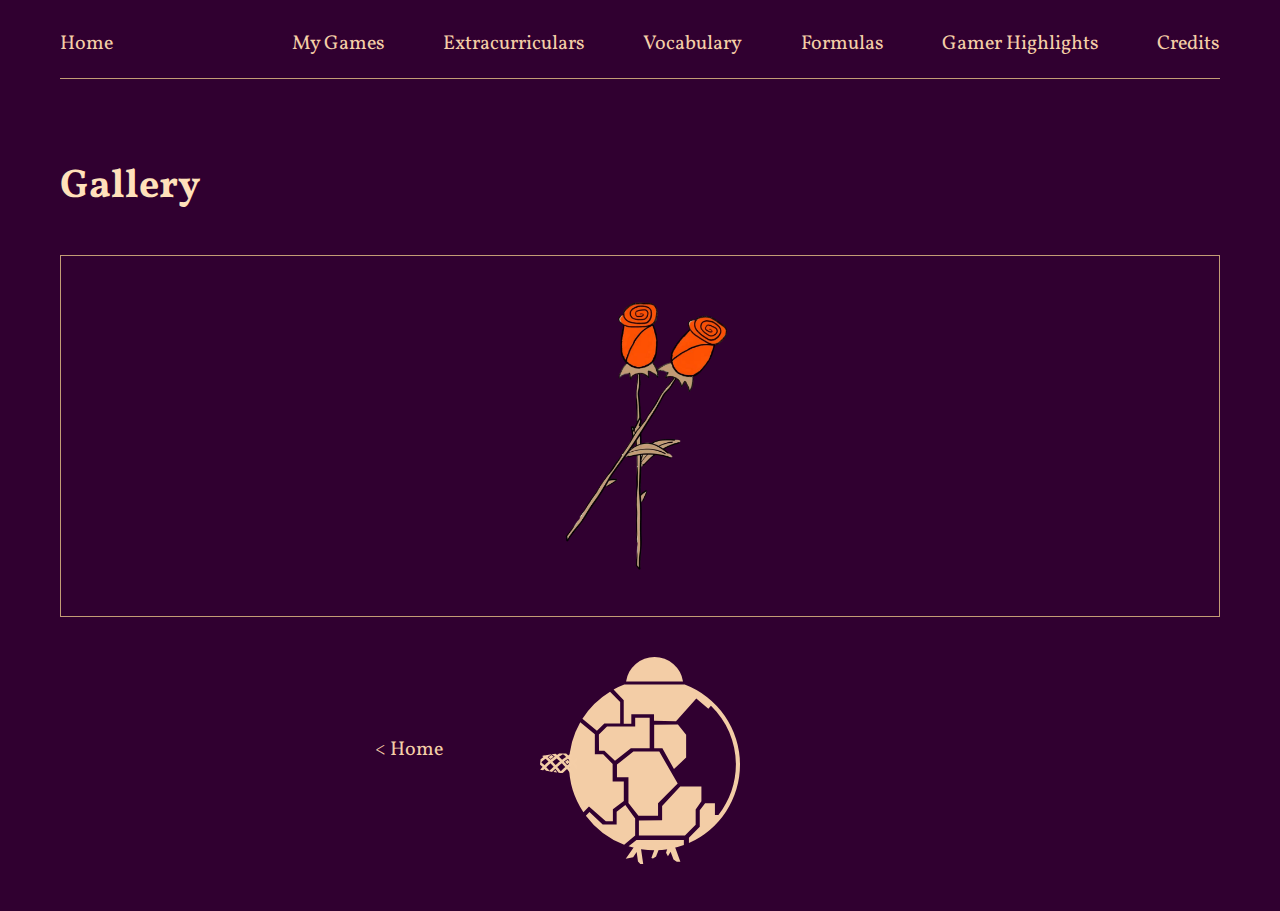
<file: Summer Wine.html>
<!DOCTYPE html>
<html lang="en">
<head>
    <meta charset="utf-8">
    <title>Summer Wine</title>
    <link href="images/favicon.svg" rel="icon"/>
    <link href="style.css" rel="stylesheet" type="text/css"/>
    <script src="nav.js"></script>
</head>
<body>
<div id="the-container">
    <nav></nav>
    <script>
        addNavLinks();
    </script>
    <div style="min-height: 50vh" class="box vertical-center">
        <div>
            <p class="h-1">Gallery</p>
        </div>
        <div style="height: 40vh; text-align: center; border: 1px solid var(--ow-gold-dark)">
            <img src="images/ROSES.png" style="max-width: 100%; max-height: 100%" alt="roses"/>
        </div>
    </div>
    <div class="box" style="display: flex; justify-content: space-between; align-items: center">
        <div style="width: 33%">
            <div class="planets" style="text-align: right">
                <a class="main-text" href="index.html">< Home</a>
                <span class="aux-text">Timber Hearth (4.9 km)</span>
            </div>
        </div>
        <div style="width: 33%; text-align: center">
            <img alt="Brittle Hollow from Outer Wilds."
                 src="images/brittle_hollow.svg" width="200"/>
        </div>
        <div style="width: 33%"></div>
    </div>
</div>
</body>
</html>
</file>
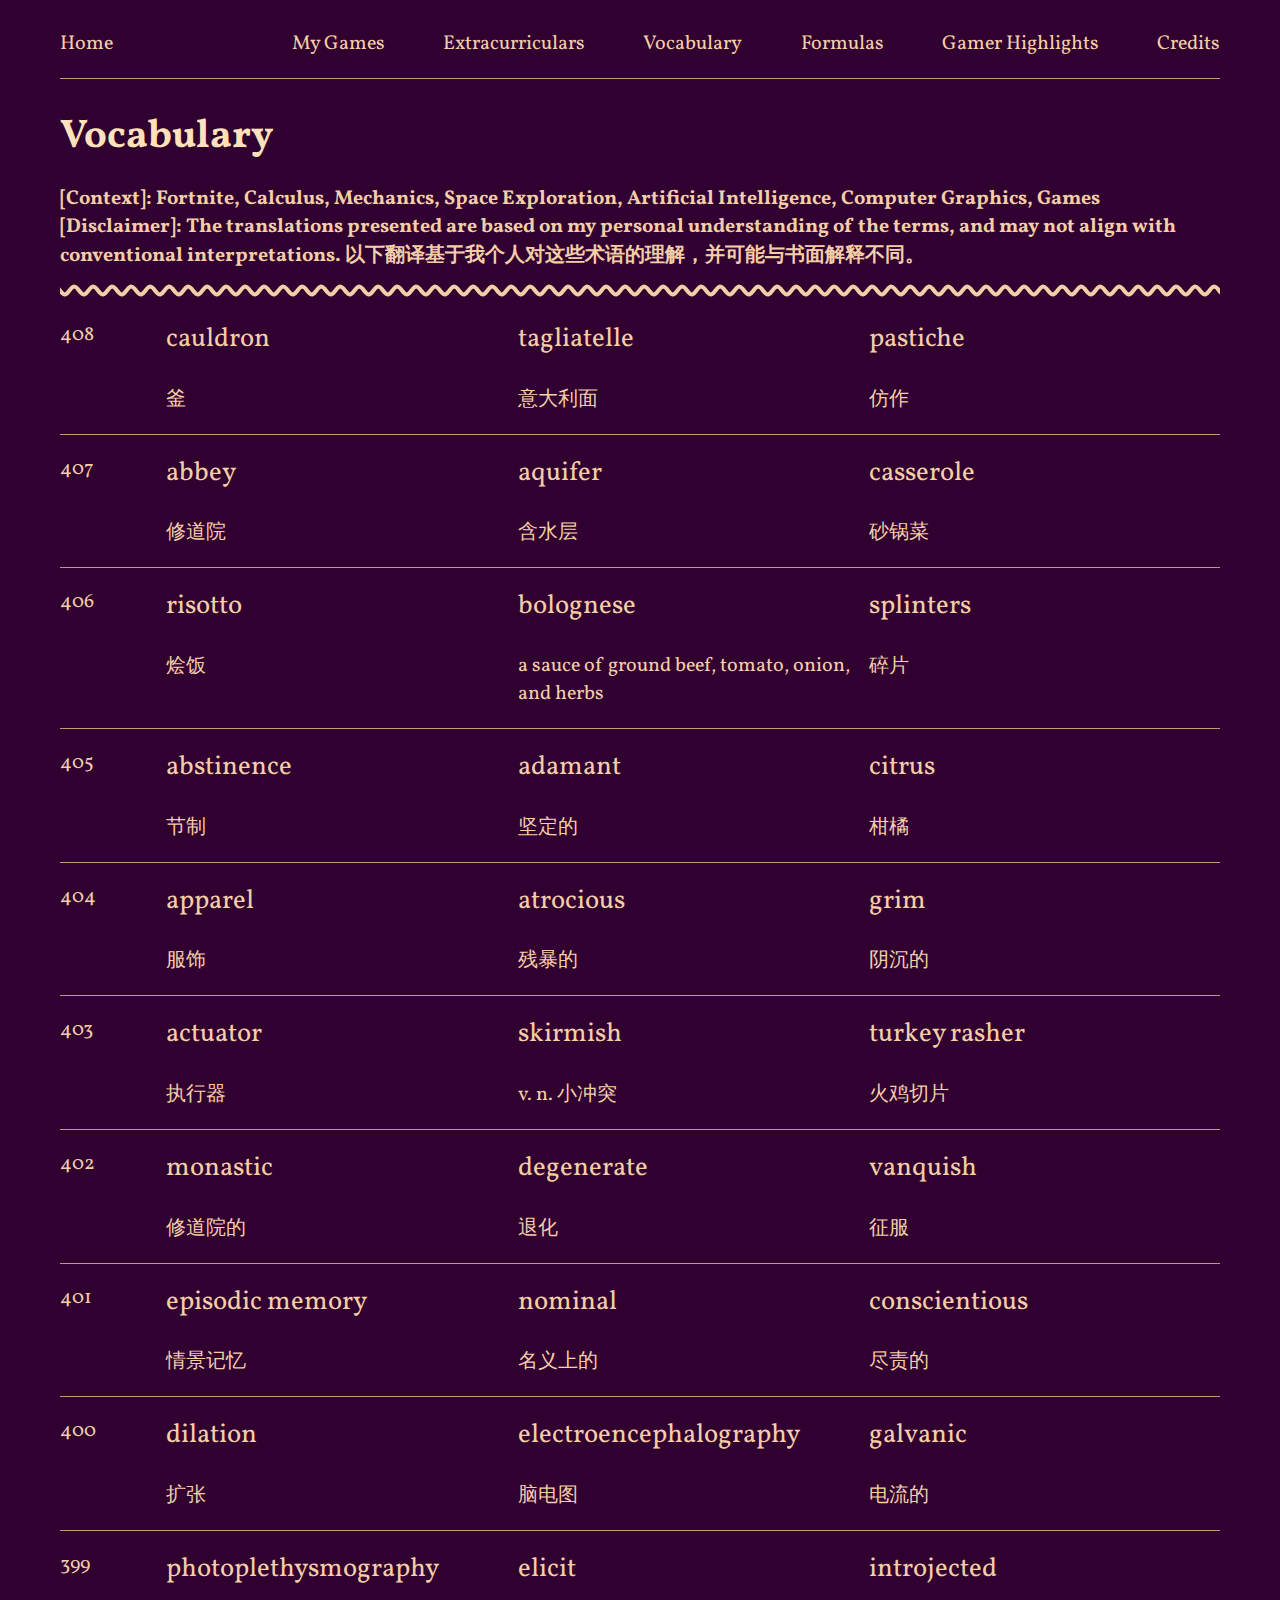
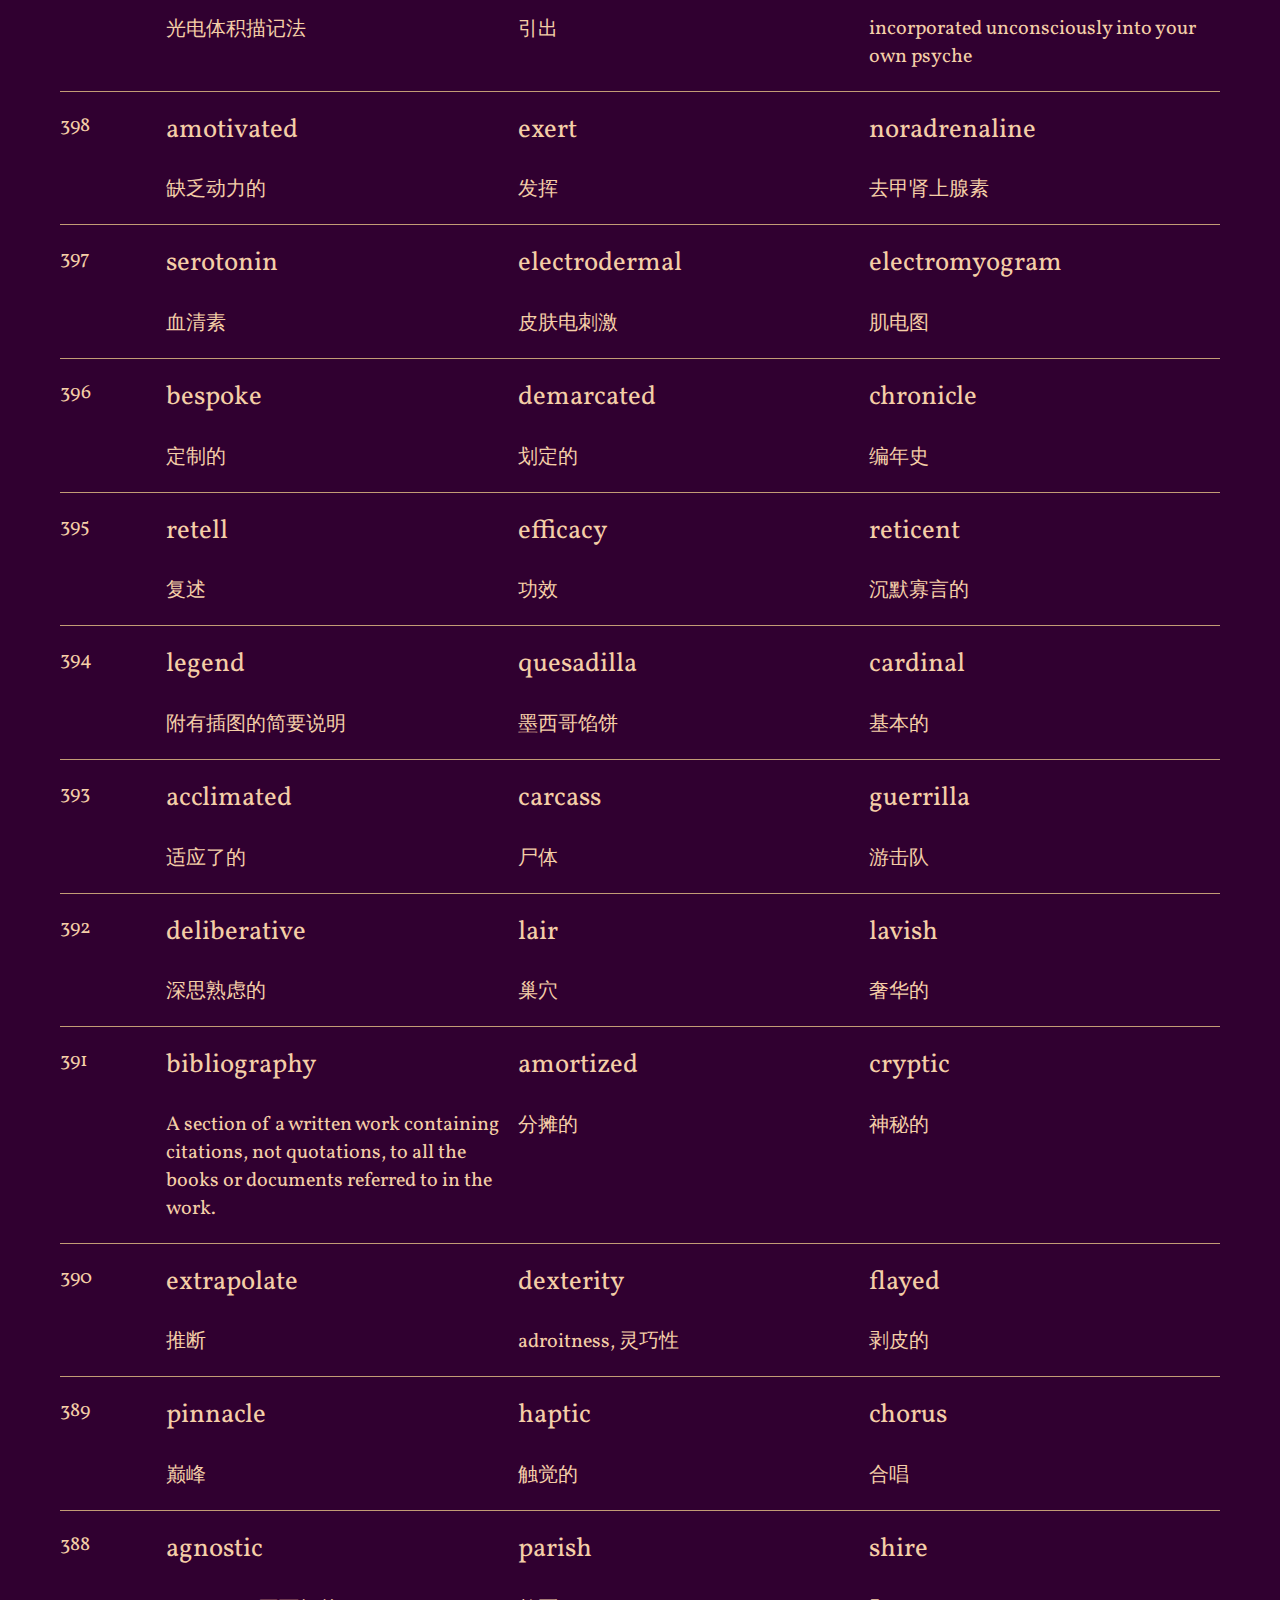
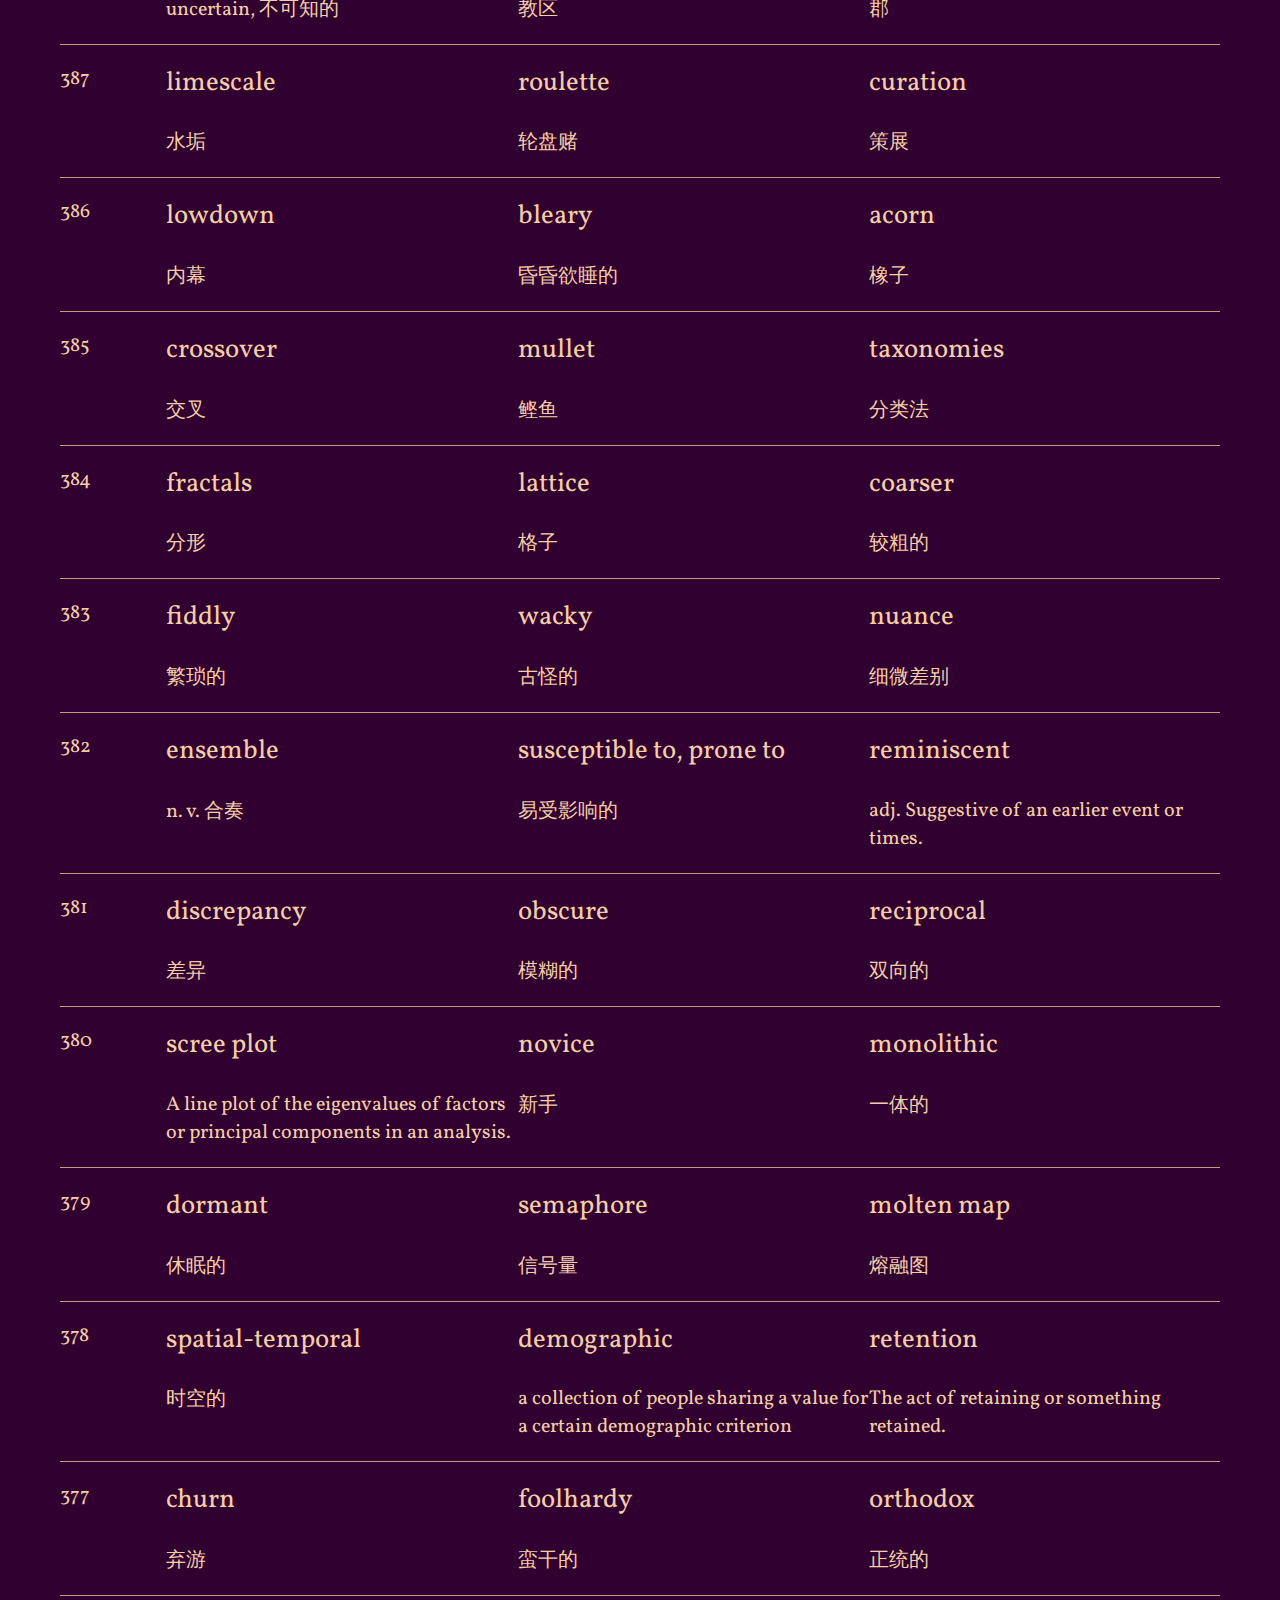
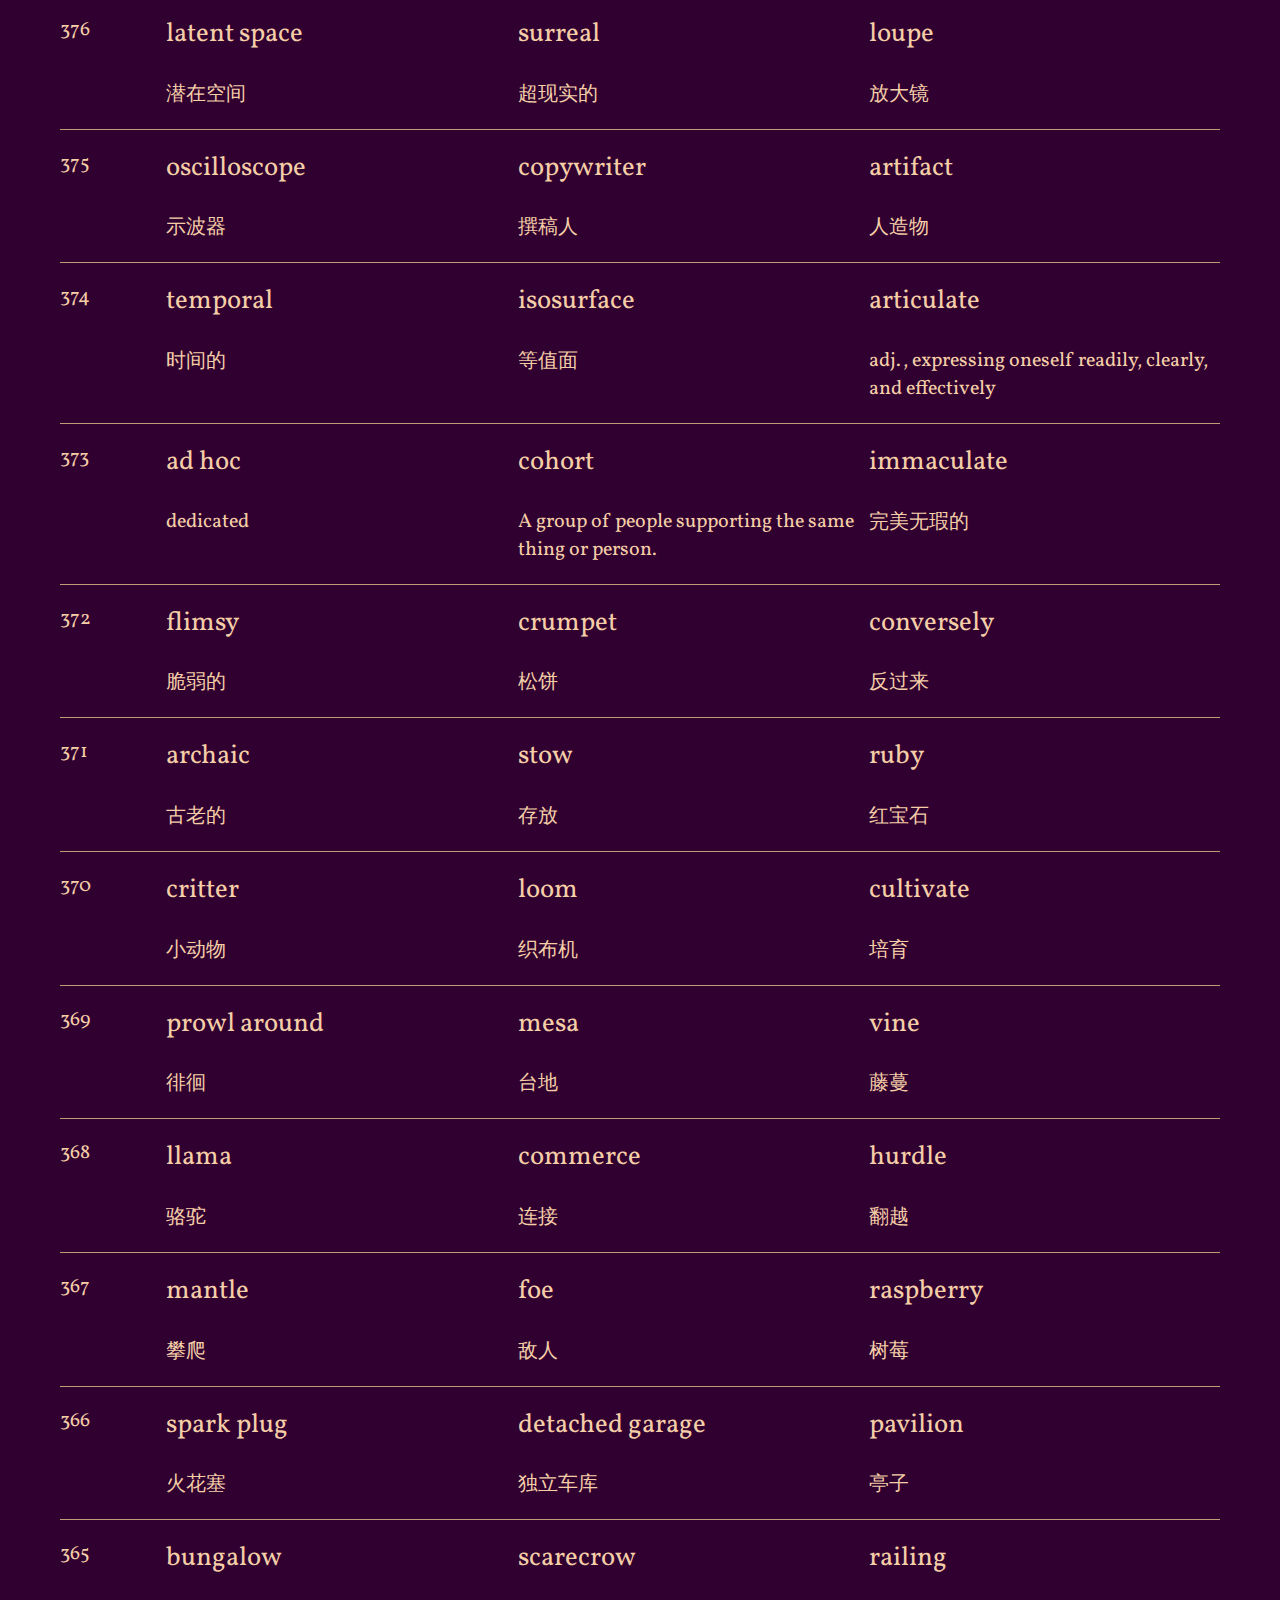
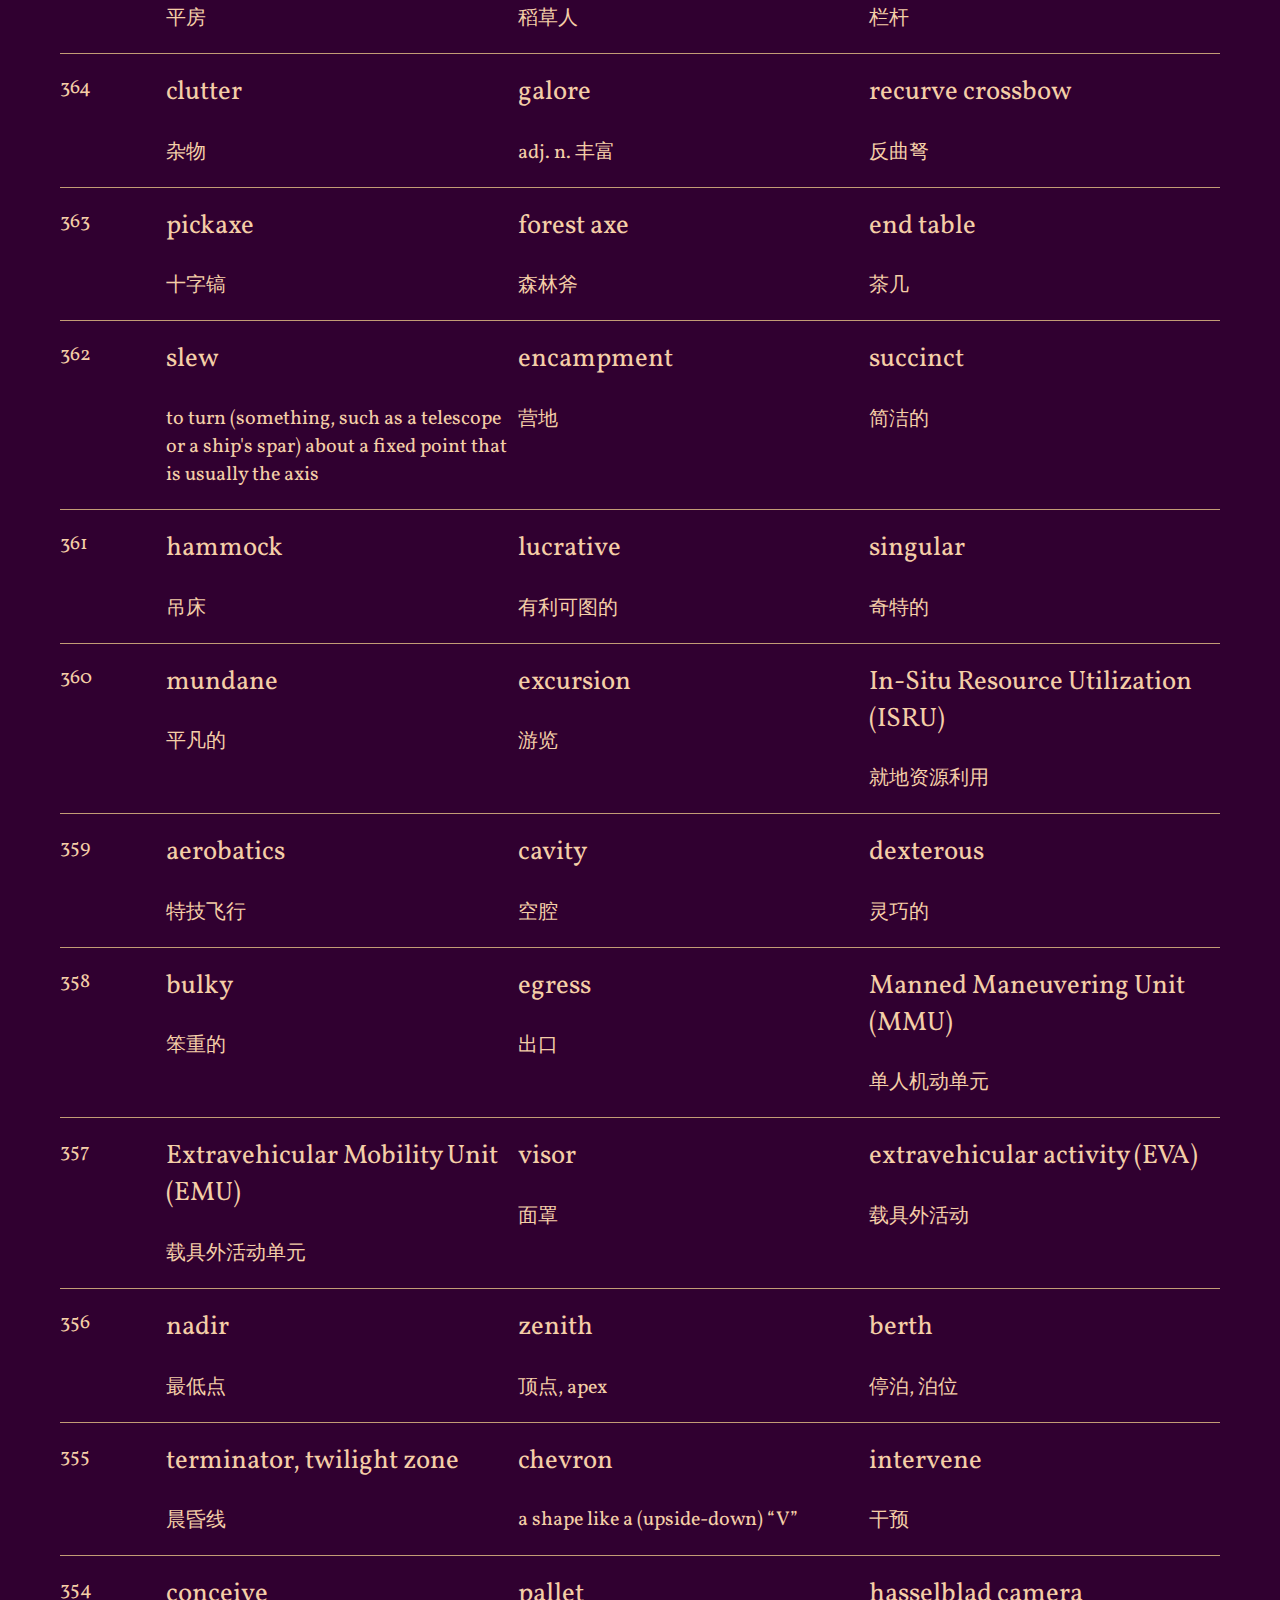
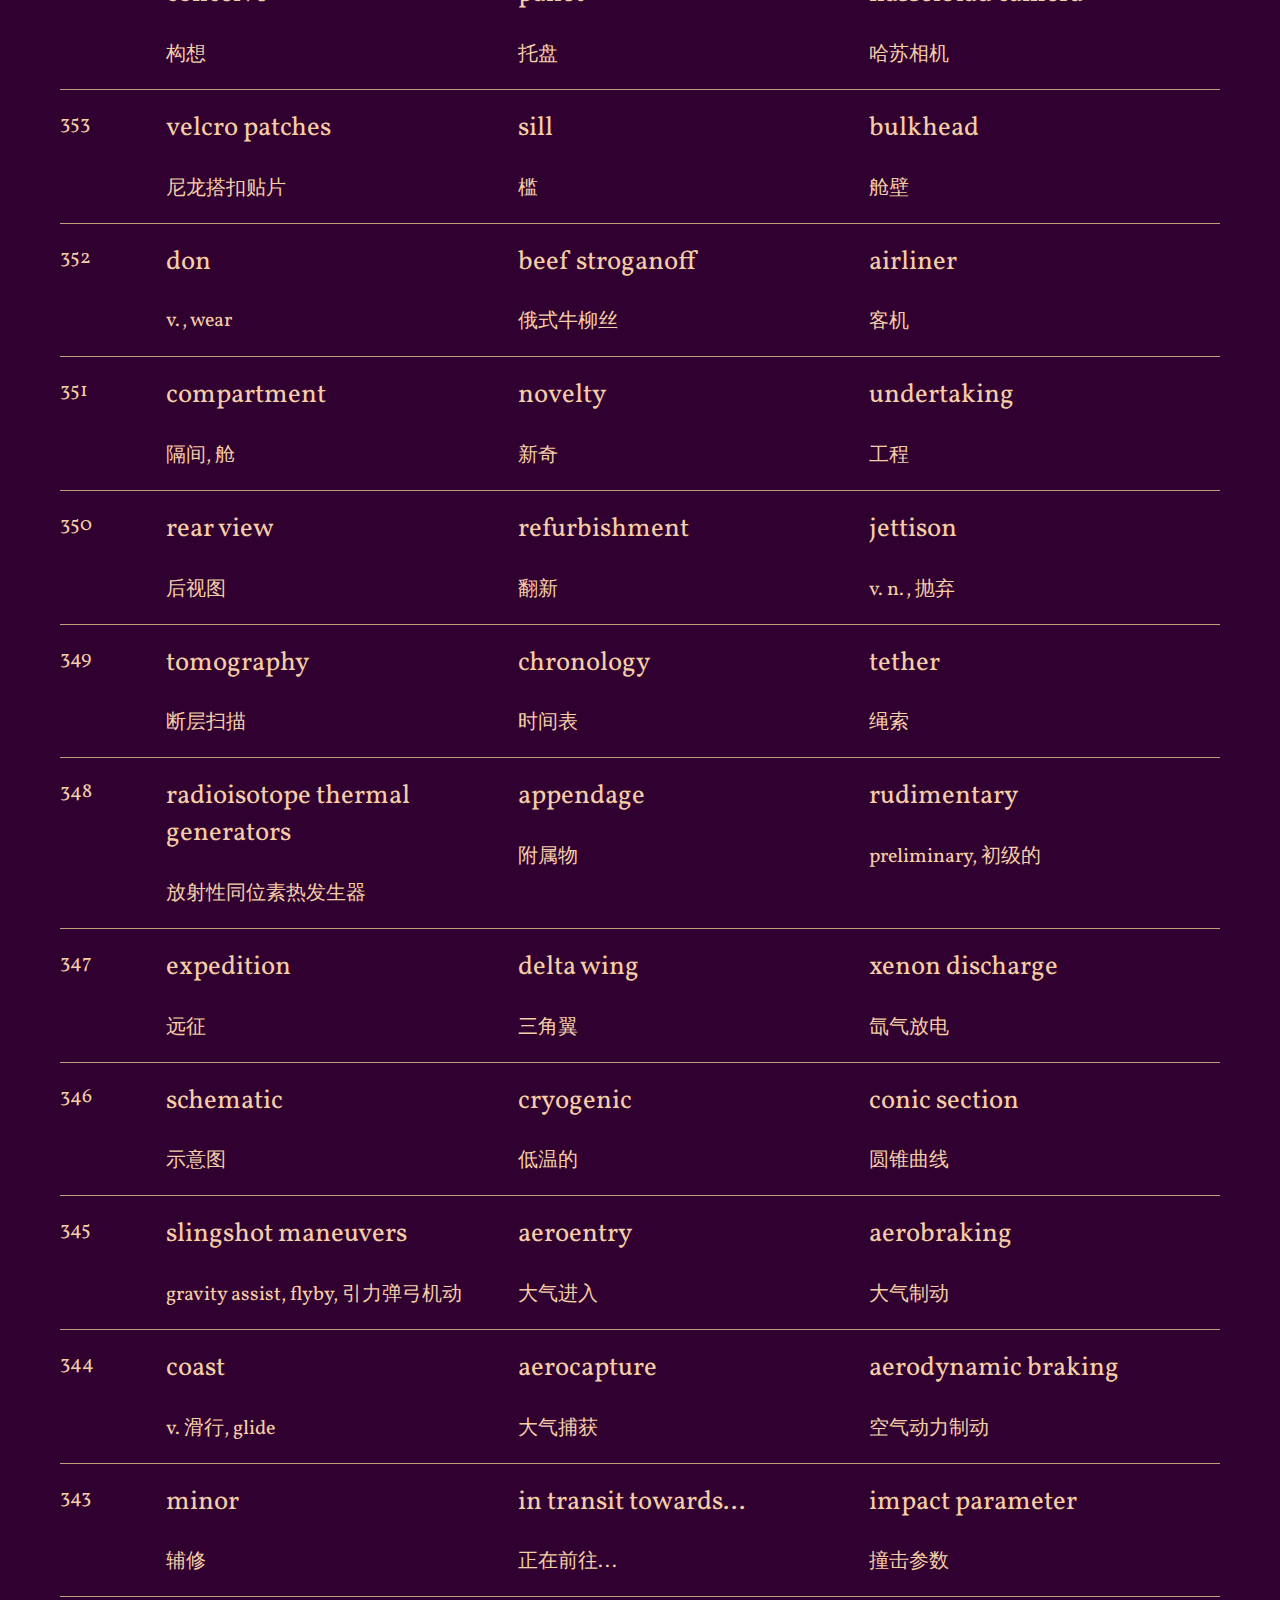
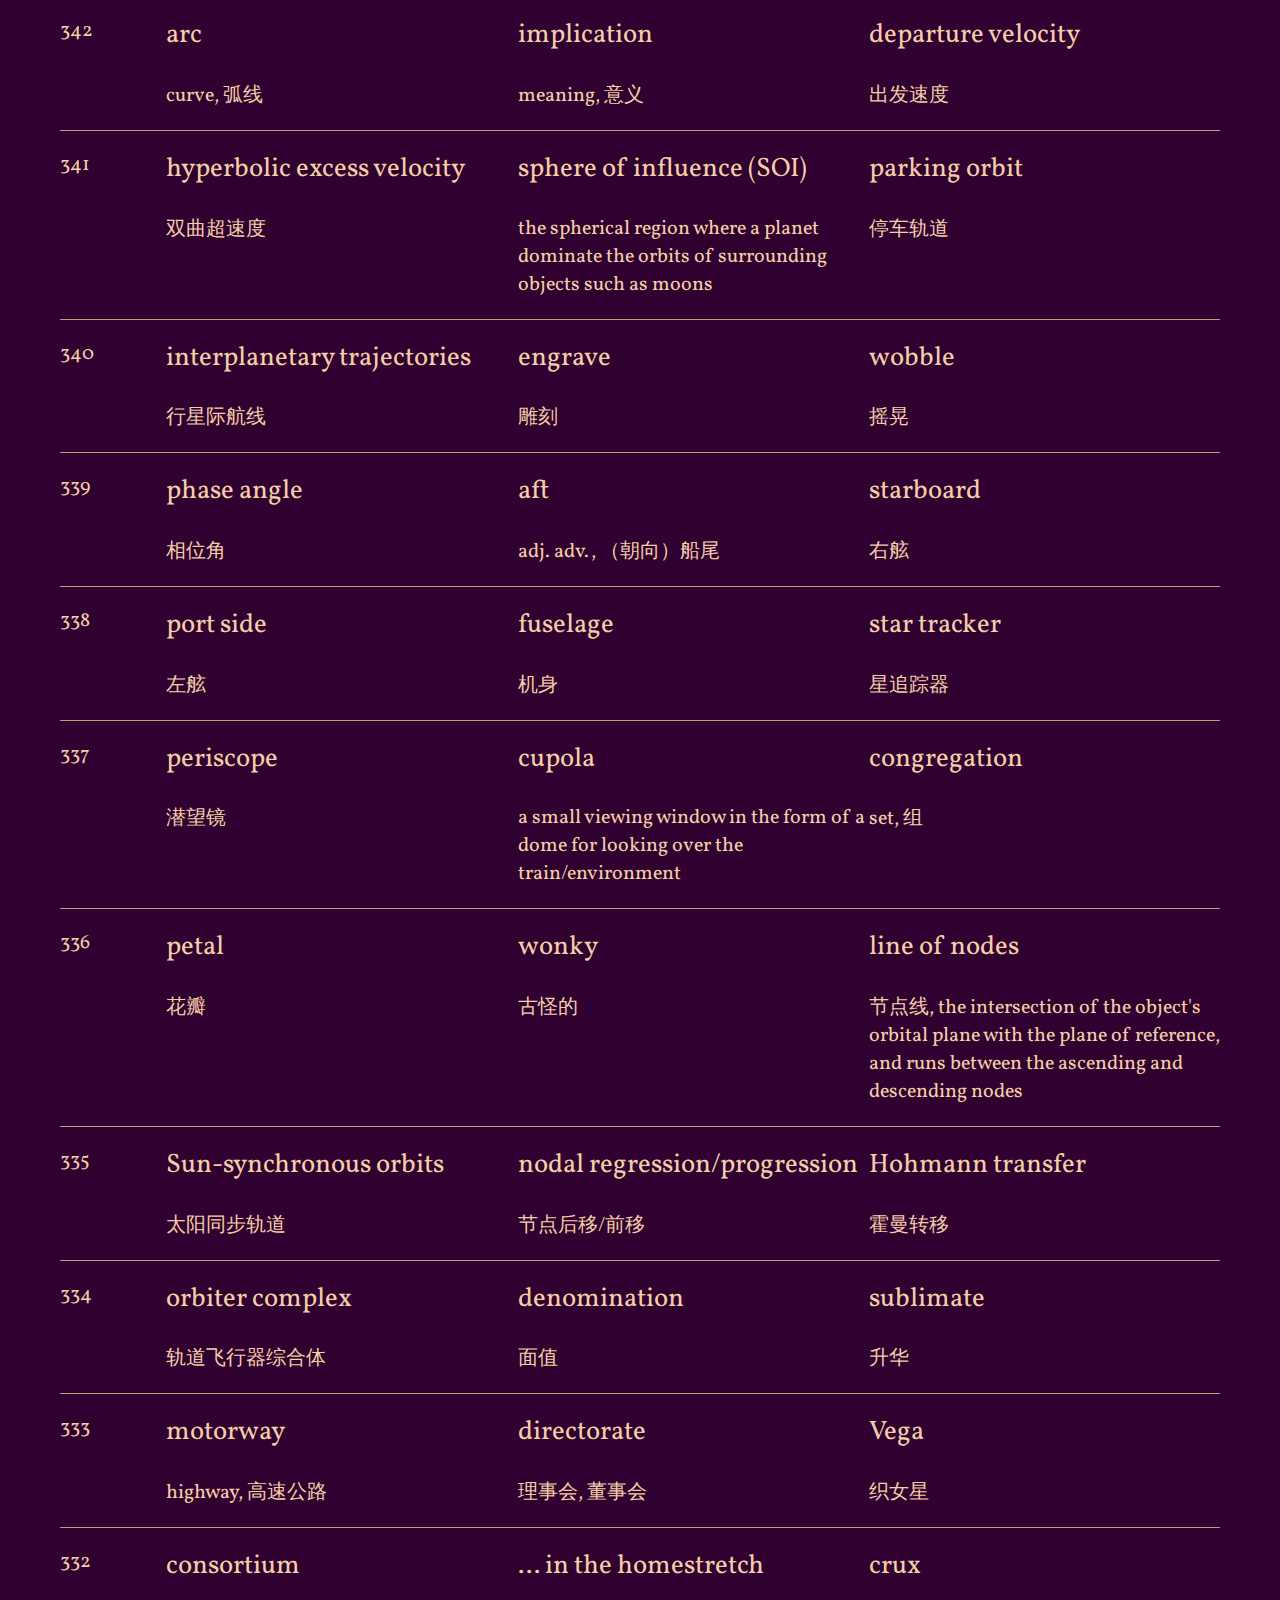
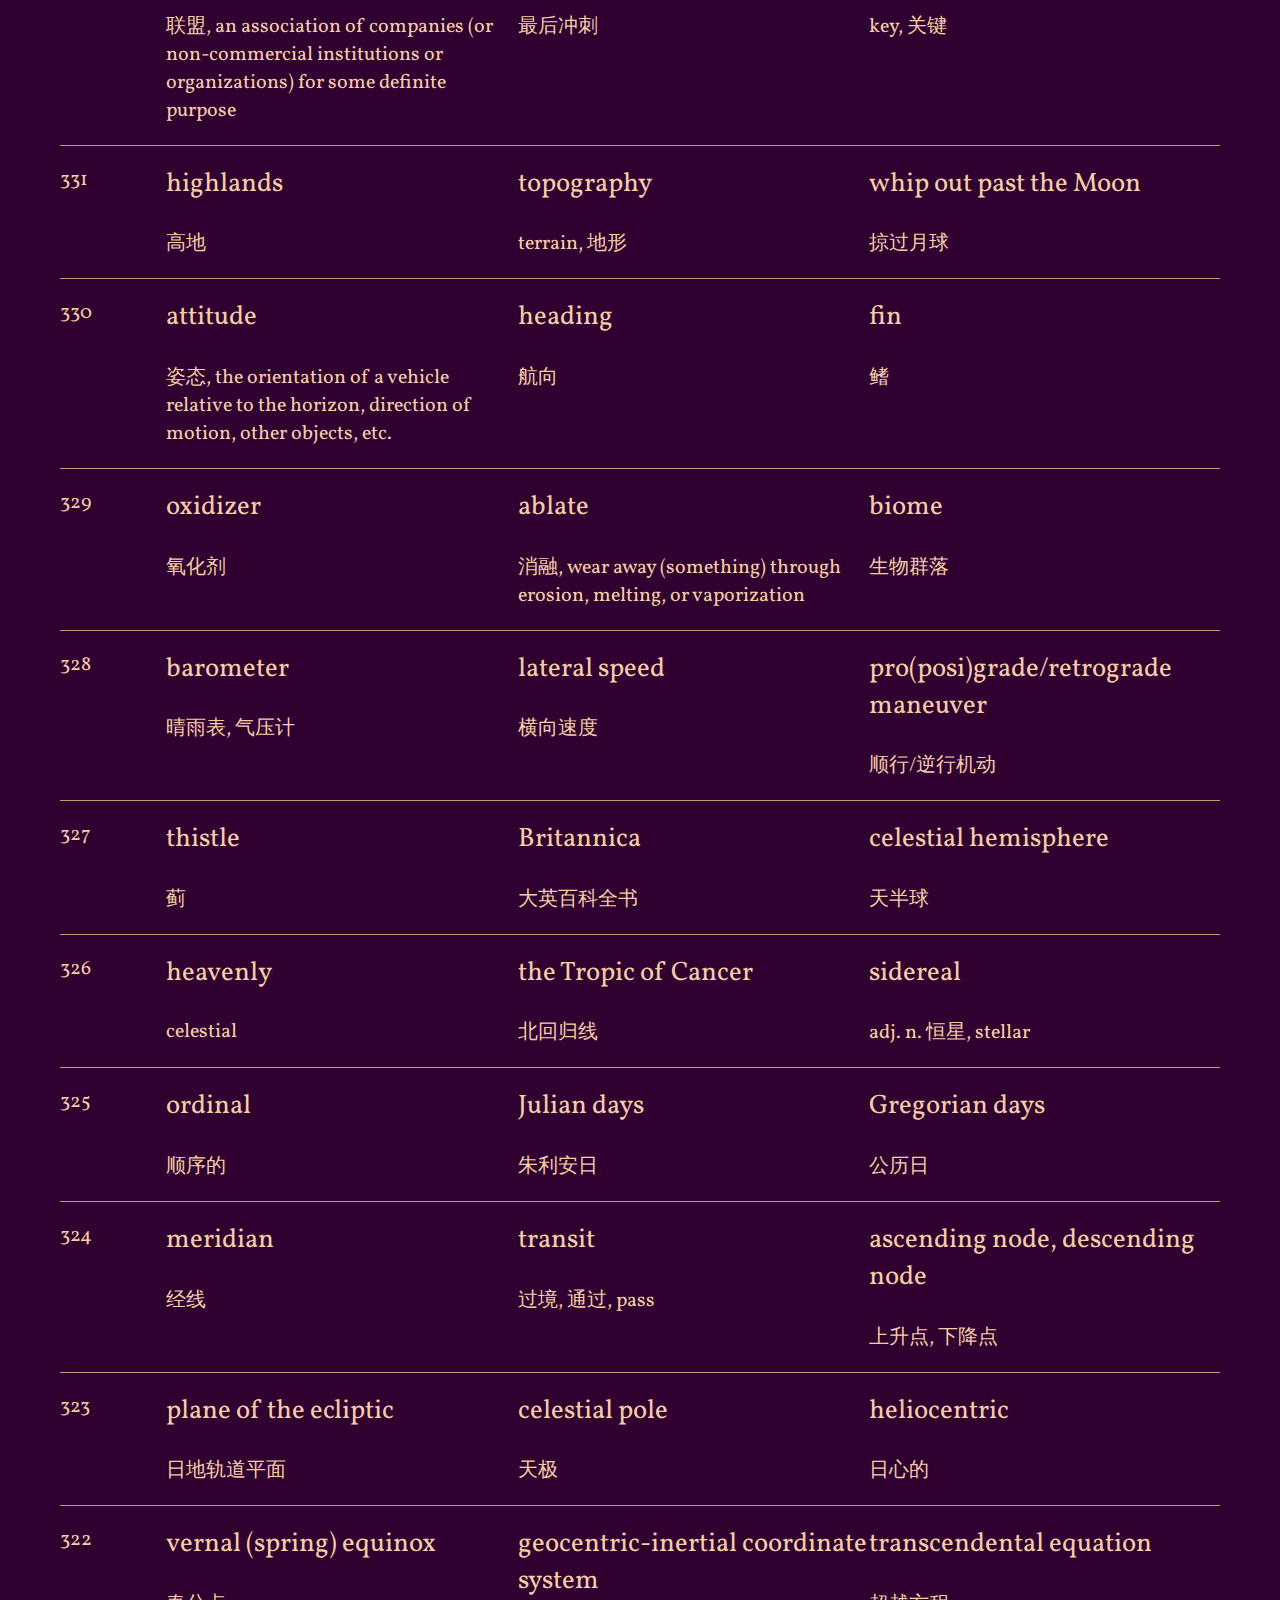
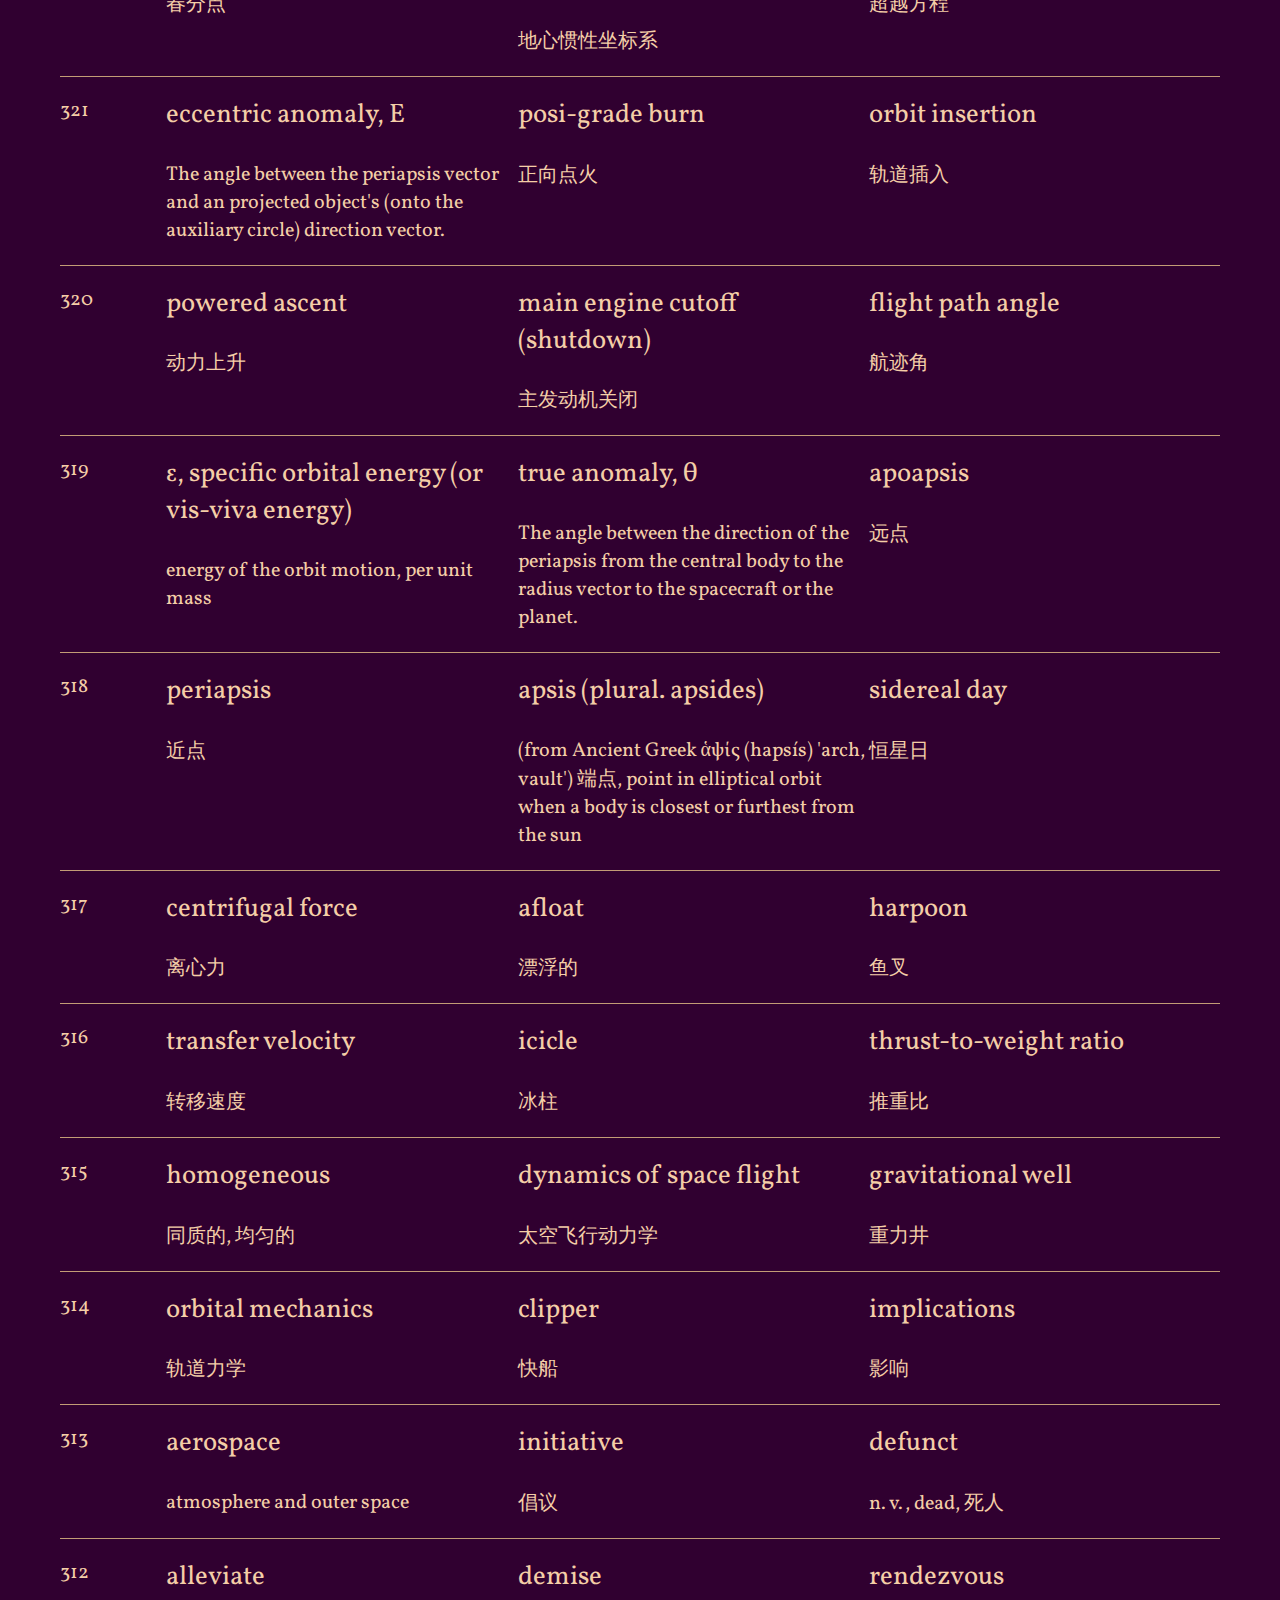
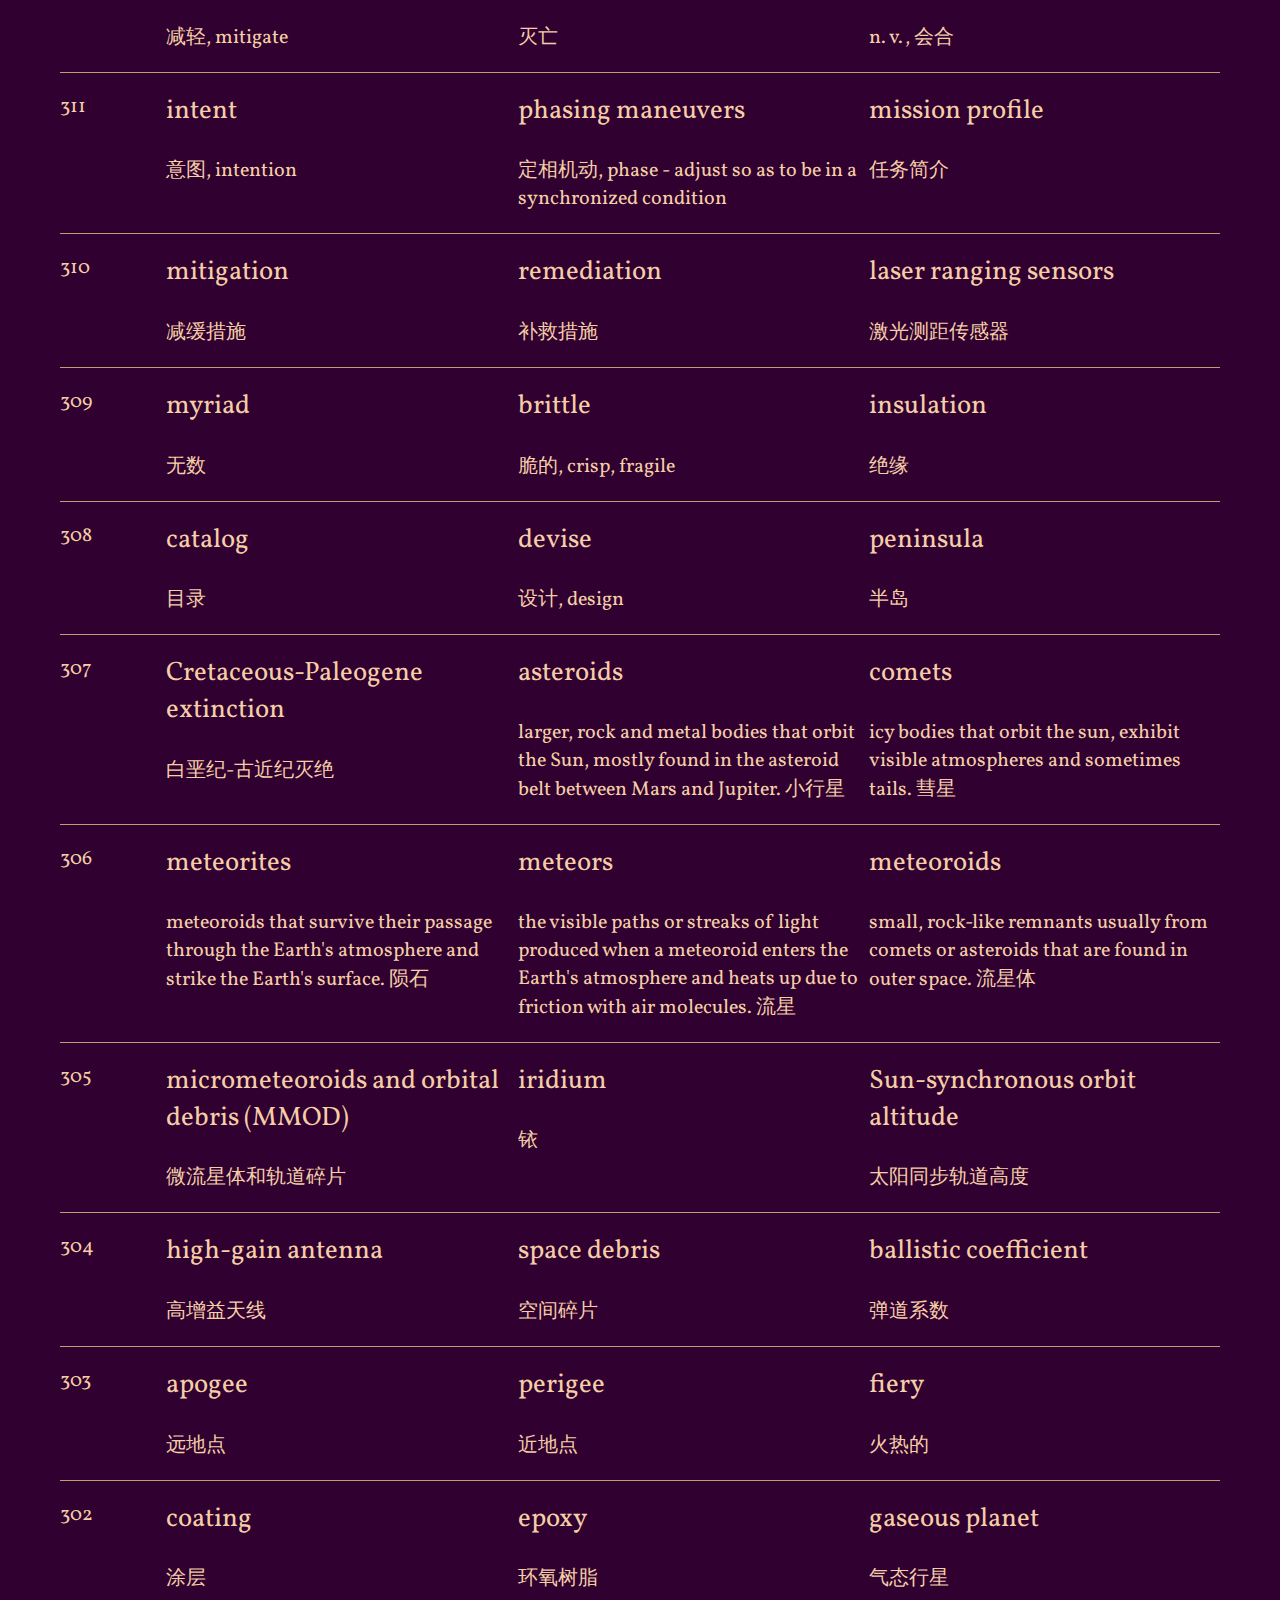
<file: vocabulary.html>
<!DOCTYPE html>
<html lang="en">
<head>
    <meta charset="utf-8">
    <title>Vocabulary</title>
    <script src="vocabulary.js"></script>
    <link href="images/favicon.svg" rel="icon"/>
    <link href="style.css" rel="stylesheet" type="text/css"/>
    <script src="nav.js"></script>
    <style>
        .row {
            display: flex;
            justify-content: space-between;
            color: var(--ow-gold);
            border-bottom: 1px solid var(--ow-gold-dark);
        }
        .row .number {
            width: 10%;
            font-size: 15pt;
        }
        .card {
            width: 33%;
            margin-top: -5pt;
        }
        .card .phrase {
            font-size: 20pt;
        }
        .card .translation {
            font-size: 15pt;
        }
    </style>
</head>
<body>
<div id="the-container">
    <nav></nav>
    <script>
        addNavLinks();
    </script>
    <div class="box" style="margin-top: 0; margin-bottom: 0">
        <p class="h-1" style="margin-top: 0">Vocabulary</p>
        <p style="color: var(--ow-gold); font-size: 15pt; font-weight: bold; margin-top: -20px; margin-bottom: 15px">
            [Context]: Fortnite, Calculus, Mechanics, Space Exploration, Artificial Intelligence, Computer Graphics,
            Games<br>
            [Disclaimer]: The translations presented are based on my personal understanding of the terms, and may
            not
            align with conventional interpretations. 以下翻译基于我个人对这些术语的理解，并可能与书面解释不同。
        </p>
        <div class="wave"></div>
    </div>
    <div class="box" id="words" style="margin-top: 0">
    </div>
    <div class="box"
         style="padding-top:20px; padding-bottom:20px; display: flex; justify-content: space-between; align-items: center">
        <div style="width: 33%">
            <div class="planets" style="text-align: right">
                <a class="main-text" href="index.html">< Home</a>
                <span class="aux-text">Timber Hearth (22 km)</span>
            </div>
        </div>
        <div style="width: 33%; text-align: center">
            <img alt="Orbital Probe Cannon from Outer Wilds."
                 src="images/orbital_probe_canon.svg" width="200"/>
        </div>
        <div style="width: 33%"></div>
    </div>
</div>

<script>
    const box = document.getElementById("words");

    function generateCard(sWord, sTranslation) {
        const card = document.createElement("div");
        card.className = "card";
        const phrase = document.createElement("p");
        phrase.className = "phrase";
        phrase.textContent = sWord;
        card.appendChild(phrase);
        const translation = document.createElement("p");
        translation.className = "translation";
        translation.textContent = sTranslation;
        card.appendChild(translation);
        return card;
    }

    function generateTable(cols) {
        const rows = Math.ceil(words.length / cols)
        for (let i = rows - 1; i >= 0; i--) {
            const row = document.createElement("div");
            row.className = "row";
            const num = document.createElement("p");
            num.className = "number";
            num.textContent = i.toString();
            row.appendChild(num);
            const start = words.length - 1 - (rows - 1 - i) * cols;
            const end = start - cols + 1;
            if (i !== 0) {
                for (let j = start; j >= end; j--) {
                    const card = generateCard(words[j][0], words[j][1]);
                    row.appendChild(card);
                }
            } else {
                for (let j = start; j >= end; j--) {
                    if (j < 0) {
                        const card = generateCard("", "");
                        row.appendChild(card);
                        continue;
                    }
                    const card = generateCard(words[j][0], words[j][1]);
                    row.appendChild(card);
                }
            }
            box.appendChild(row);
        }
    }

    generateTable(3);
</script>
</body>
</html>
</file>
<file: style.css>
@import url("https://fonts.googleapis.com/css2?family=Vollkorn&display=swap");
:root {
    /* Colors */
    --ow-gold-light: #ffe1bb;
    --ow-gold: #f4cea7;
    --ow-gold-dimmer: #d6b089;
    --ow-gold-dark: #c29c75;
}
body {
    background-color: #300030;
    font-family: "Vollkorn", serif;
}
/* Header */
nav {
    margin-bottom: 30px;
    border-bottom: 1px solid var(--ow-gold-dark);
}
nav a {
    display: block;
    font-size: 15pt;
    color: var(--ow-gold);
    text-decoration: none;
    border-bottom: 2px solid transparent;
}
nav a:hover {
    border-bottom-color: var(--ow-gold-dark);
}
/* Containers */
#the-container {
    position: absolute;
    top: 0;
    left: 0;
    right: 0;
    min-width: 400px;
    max-width: 1160px;
    margin-left: auto;
    margin-right: auto;
    padding-left: 20px;
    padding-right: 20px;
}
.box {
    margin-top: 40px;
    margin-bottom: 40px;
}
.vertical-center {
    display: flex;
    flex-direction: column;
    justify-content: center;
}
/* Headings */
.h-1 {
    font-size: 30pt;
    font-weight: bold;
    color: var(--ow-gold-light);
}
.h-2 {
    font-size: 25pt;
    font-weight: bold;
    color: var(--ow-gold-light);
}
.h-3 {
    font-size: 20pt;
    font-weight: bold;
    color: var(--ow-gold-light);
}
/* Texts */
.t-normal {
    font-size: 20pt;
    color: var(--ow-gold);
}
.t-normal-2 {
    font-size: 20pt;
    color: var(--ow-gold-dimmer);
}
.t-note {
    font-size: 20pt;
    color: var(--ow-gold-dark);
}
/* Links */
.planets {
    font-size: 15pt;
}
.planets .main-text {
    color: var(--ow-gold);
    text-decoration: none;
}
.planets .main-text:hover {
    text-decoration: underline;
}
.planets .aux-text {
    display: block;
    visibility: hidden;
    color: var(--ow-gold-dark);
}
.planets .main-text:hover + .aux-text {
    visibility: visible;
}
.ow-link {
    font-size: 20pt;
    font-style: italic;
    color: var(--ow-gold);
    text-decoration: none;
}
.ow-link:hover {
    text-decoration: underline;
}
#arrow-down:hover {
    text-decoration: none;
}

.wave {
    margin-top: -30pt;
    font-size: 30pt;
    overflow: hidden;
}
.wave::before {
    content: "Oncetherewasanexalosionabanawhichaavebirthtotimeandsaace.Oncetherewasanexalosion...";
    color: transparent;
    text-decoration-style: wavy;
    text-decoration-color: var(--ow-gold);
    text-decoration-line: underline;
}
</file>
